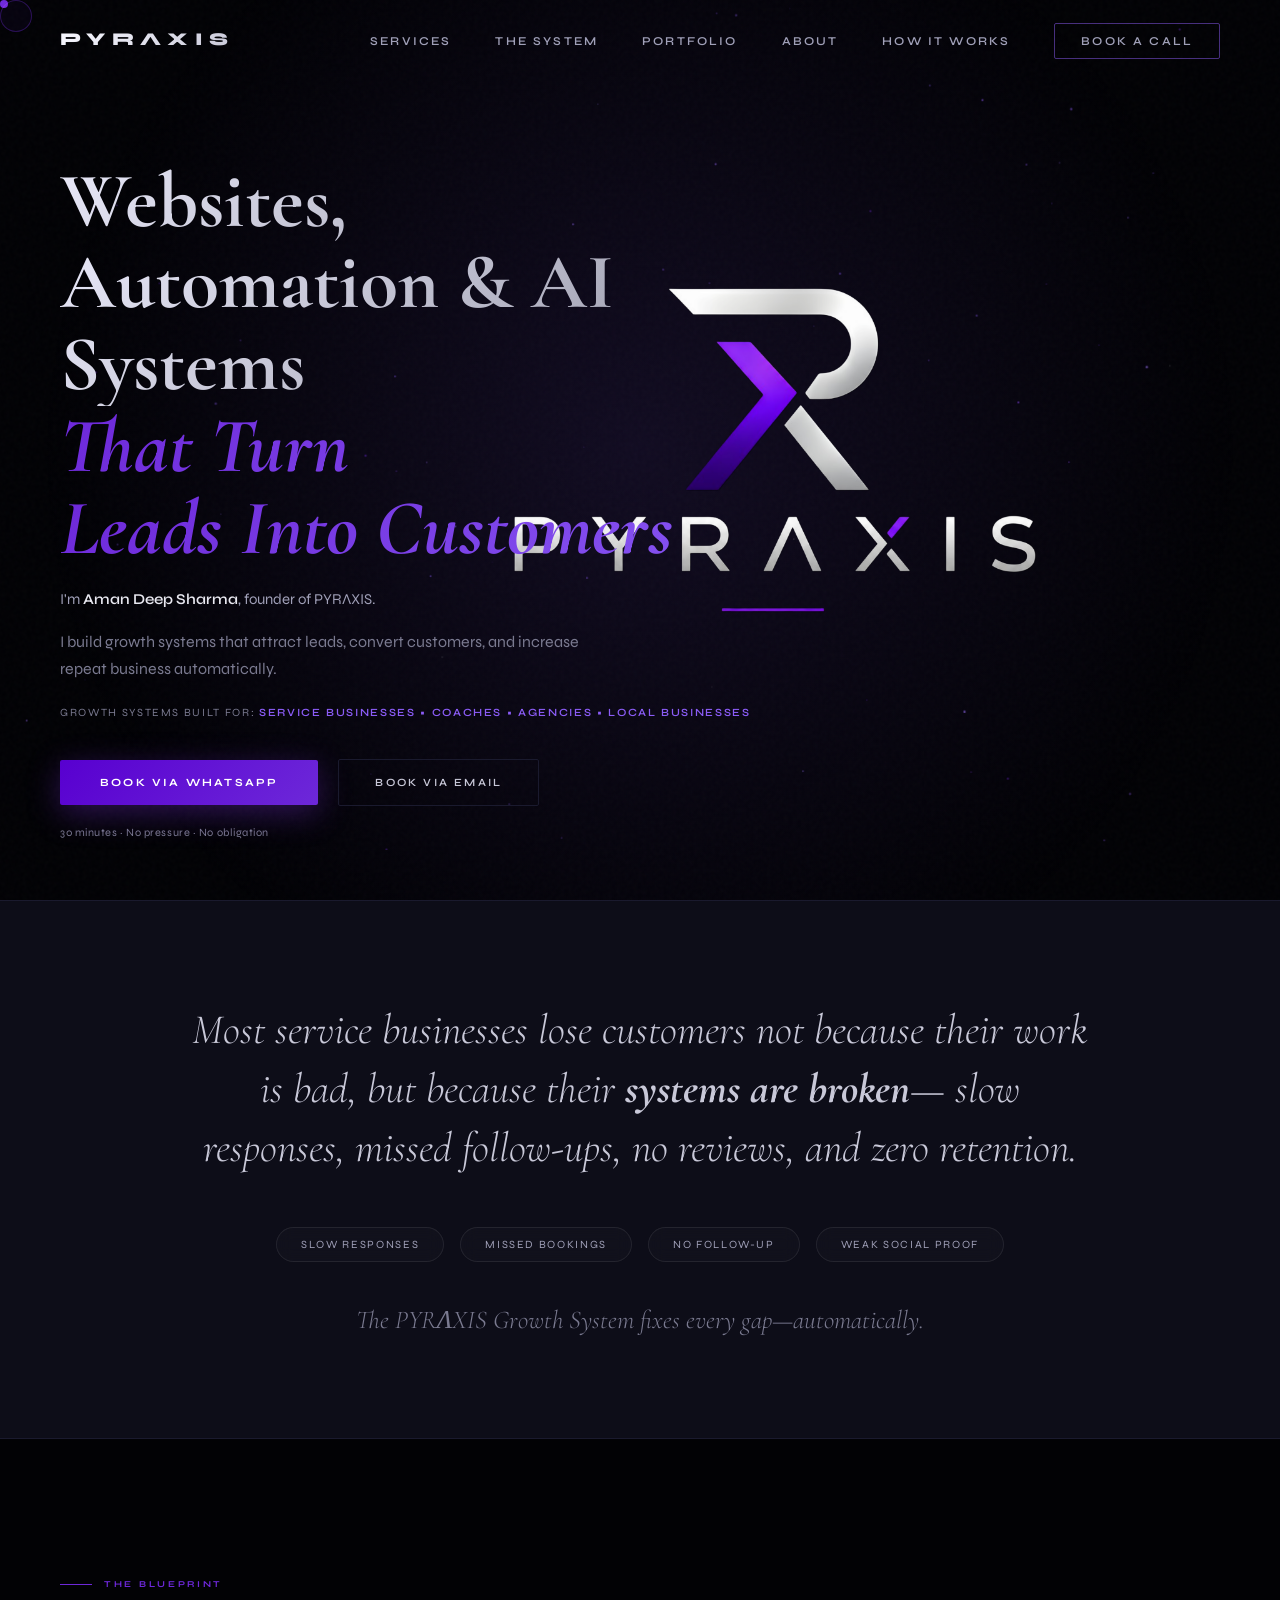
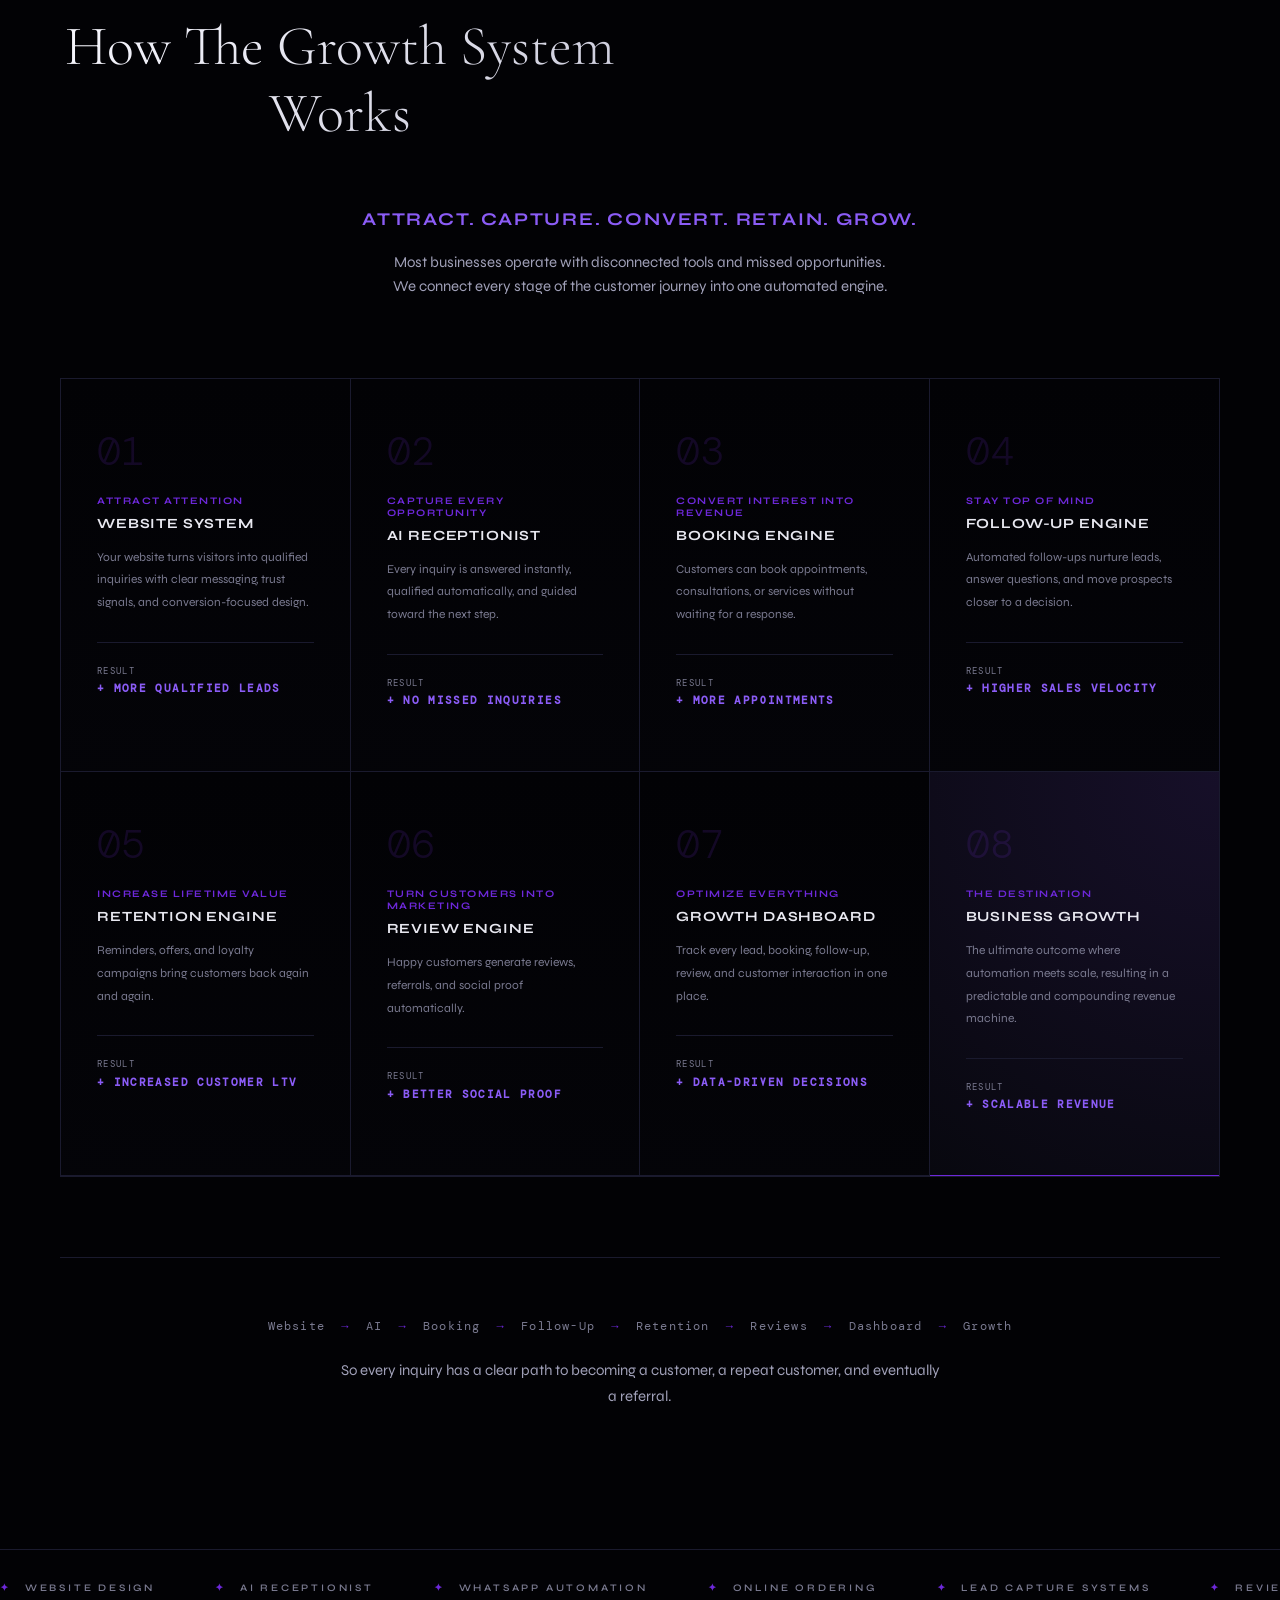
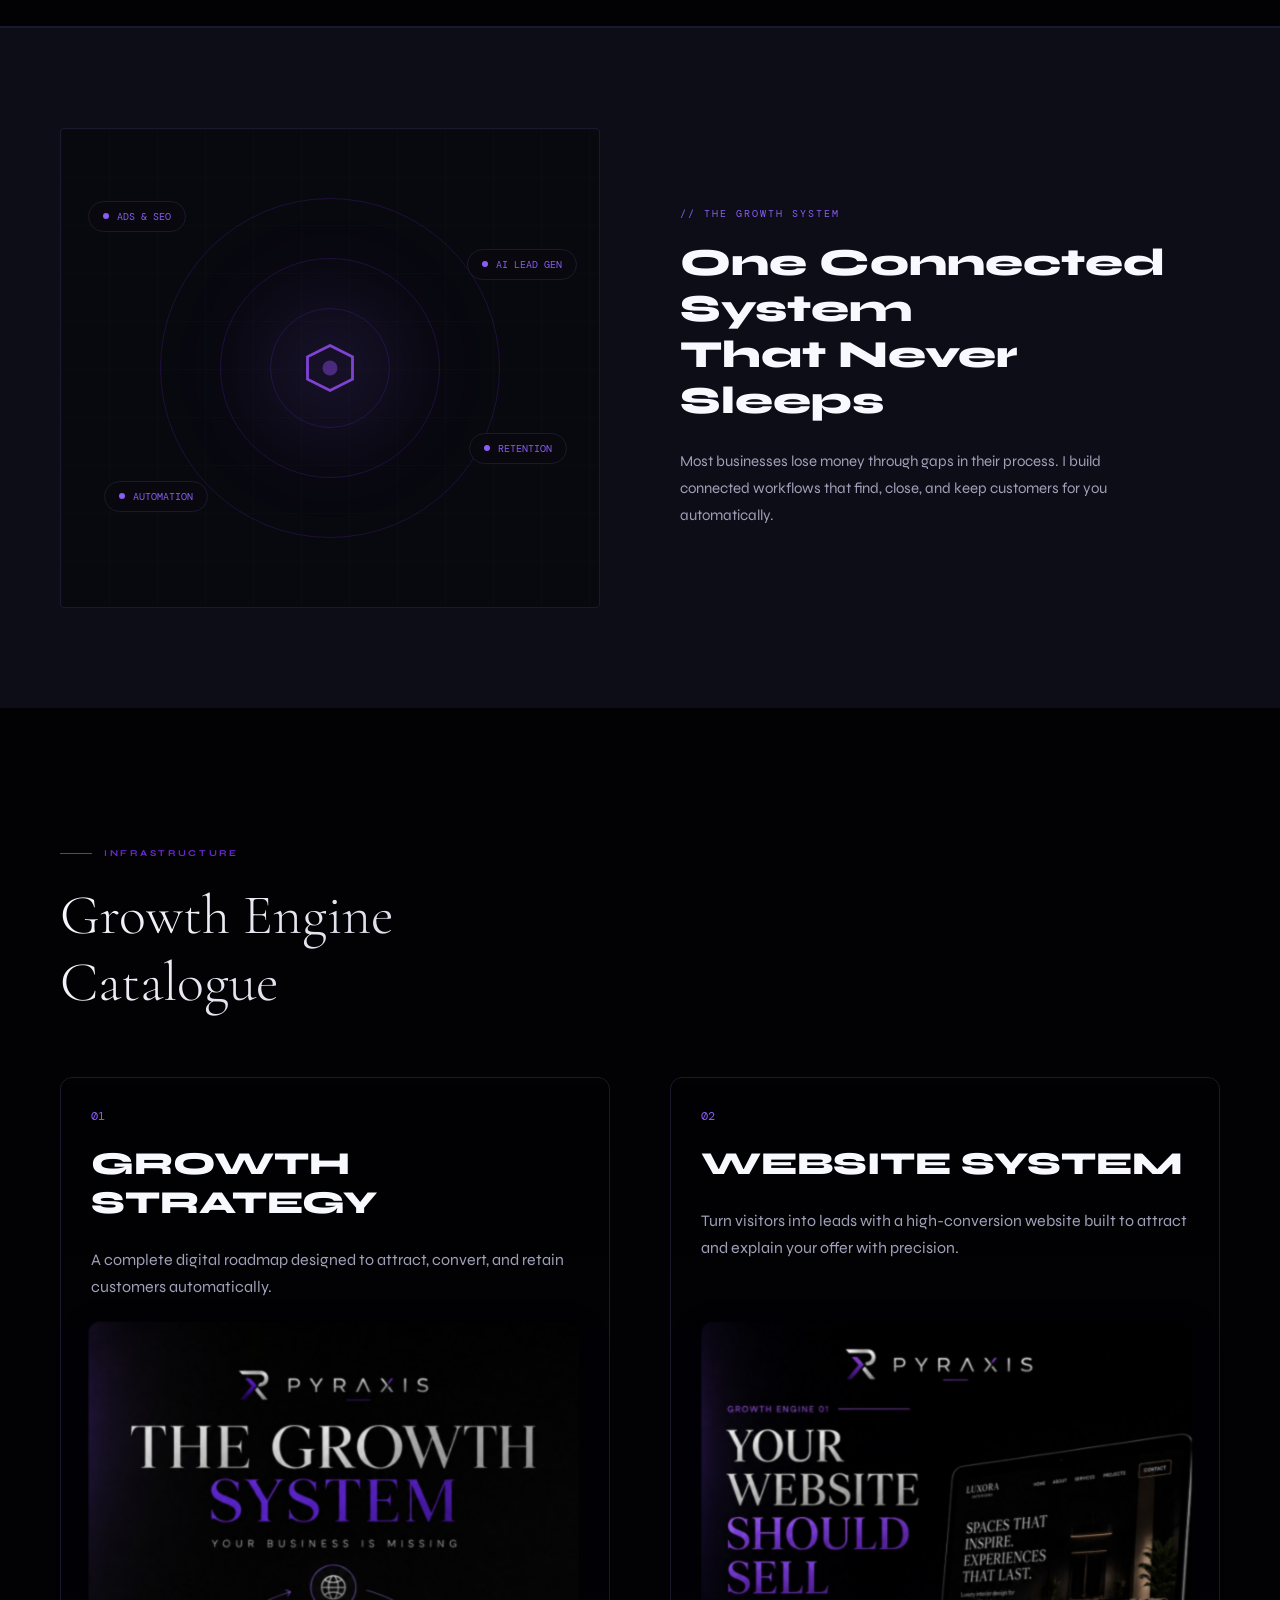
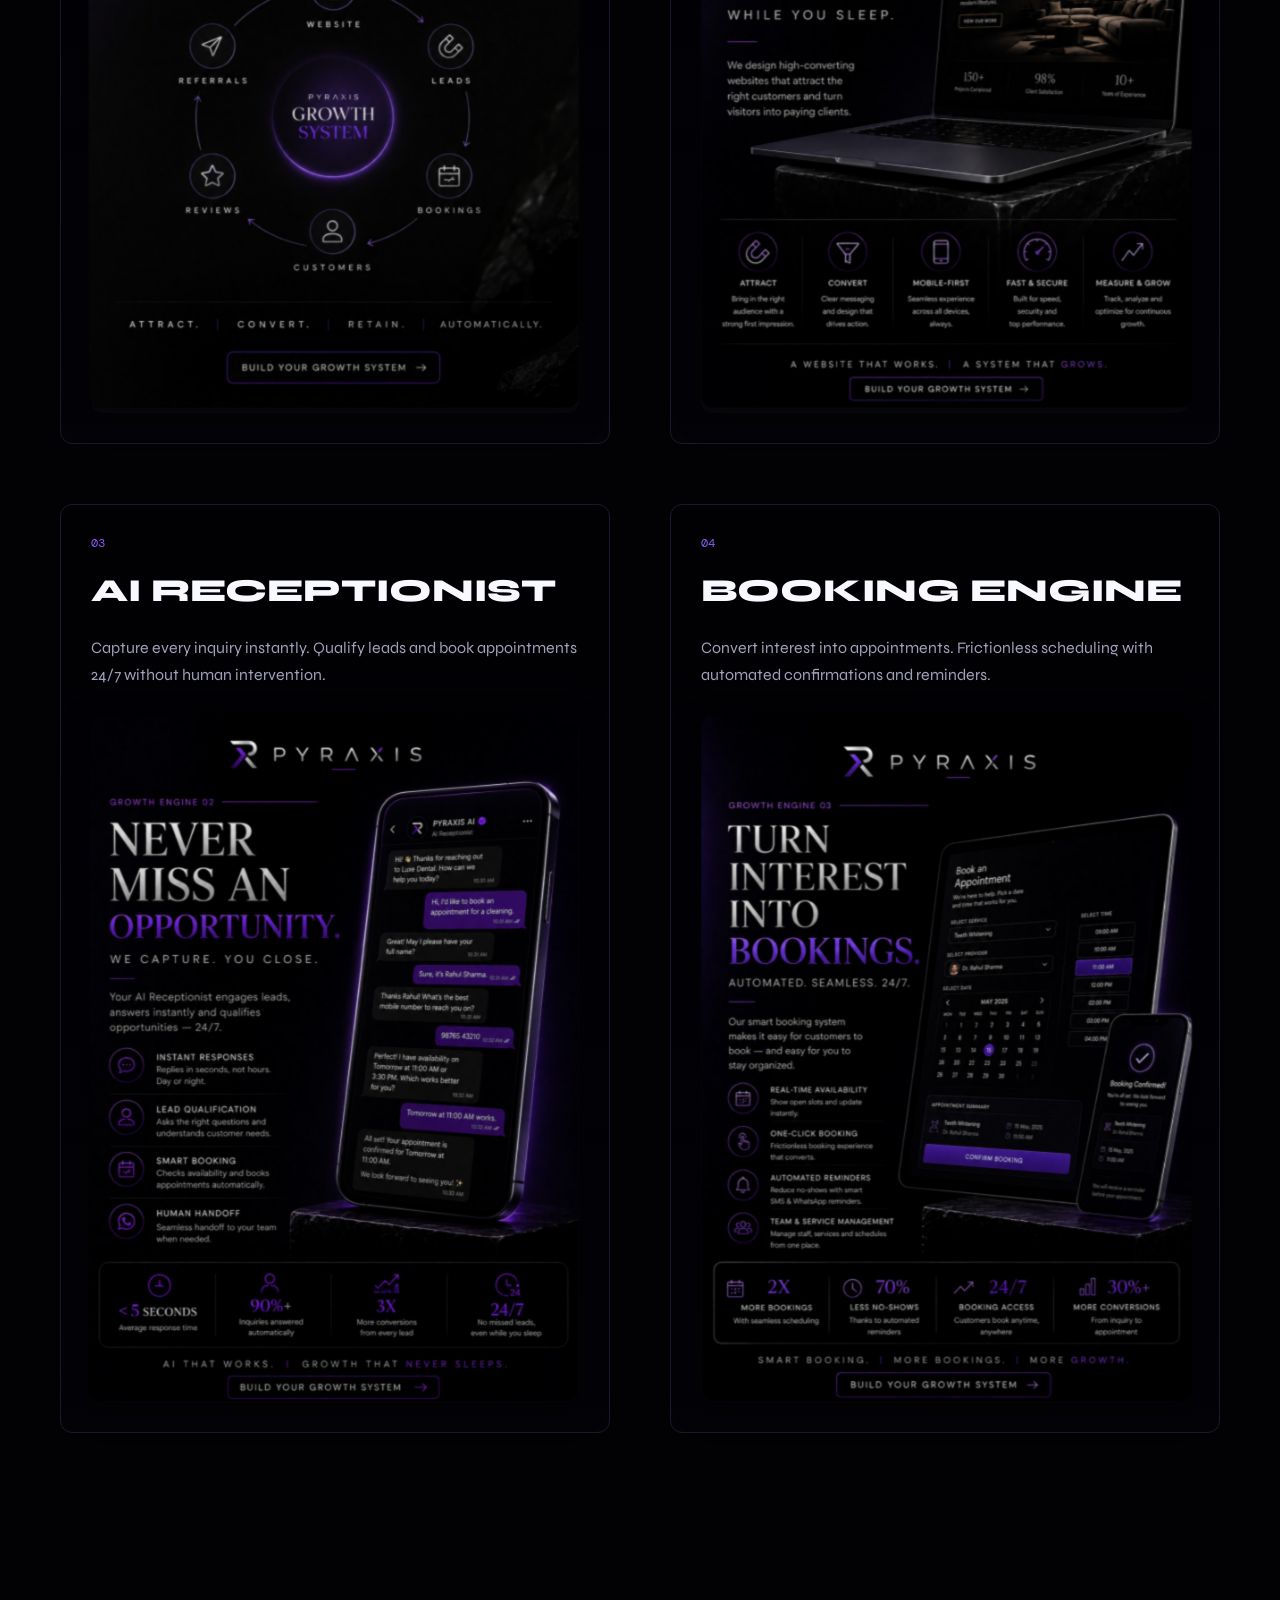
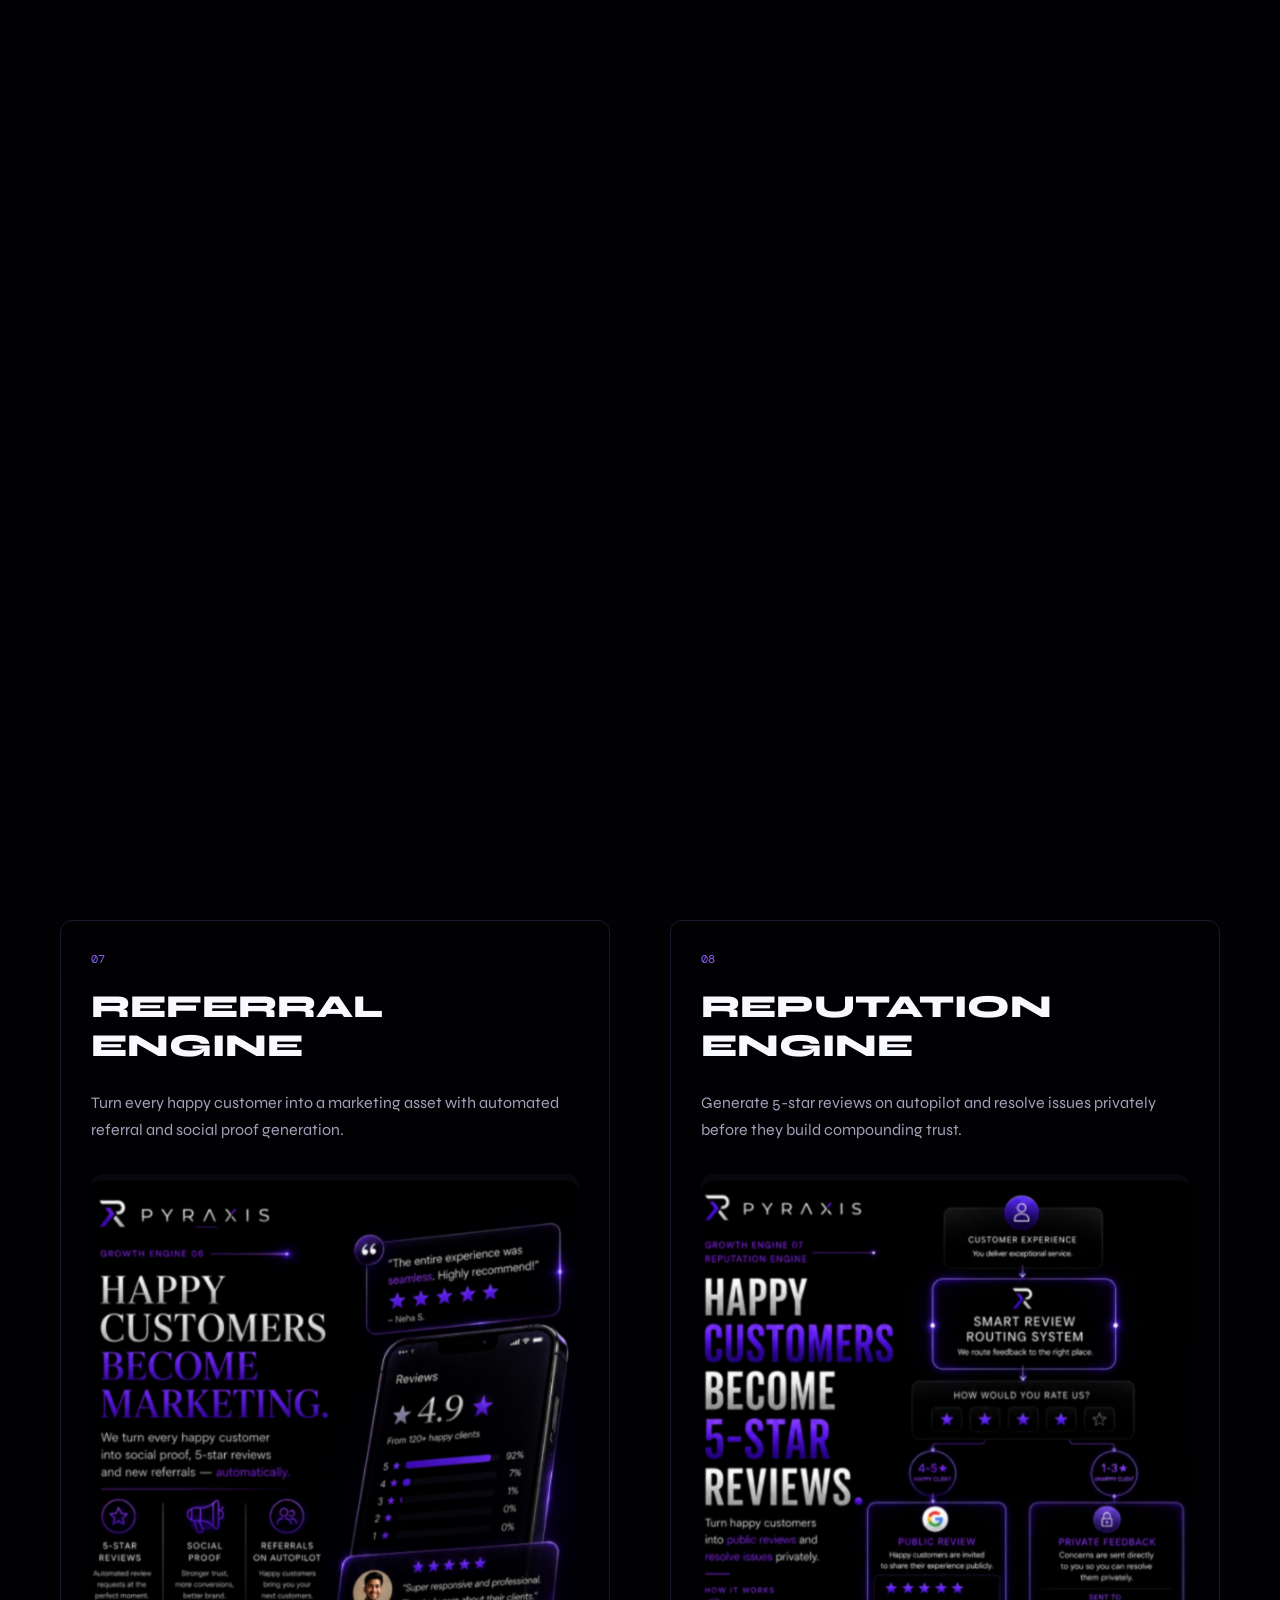
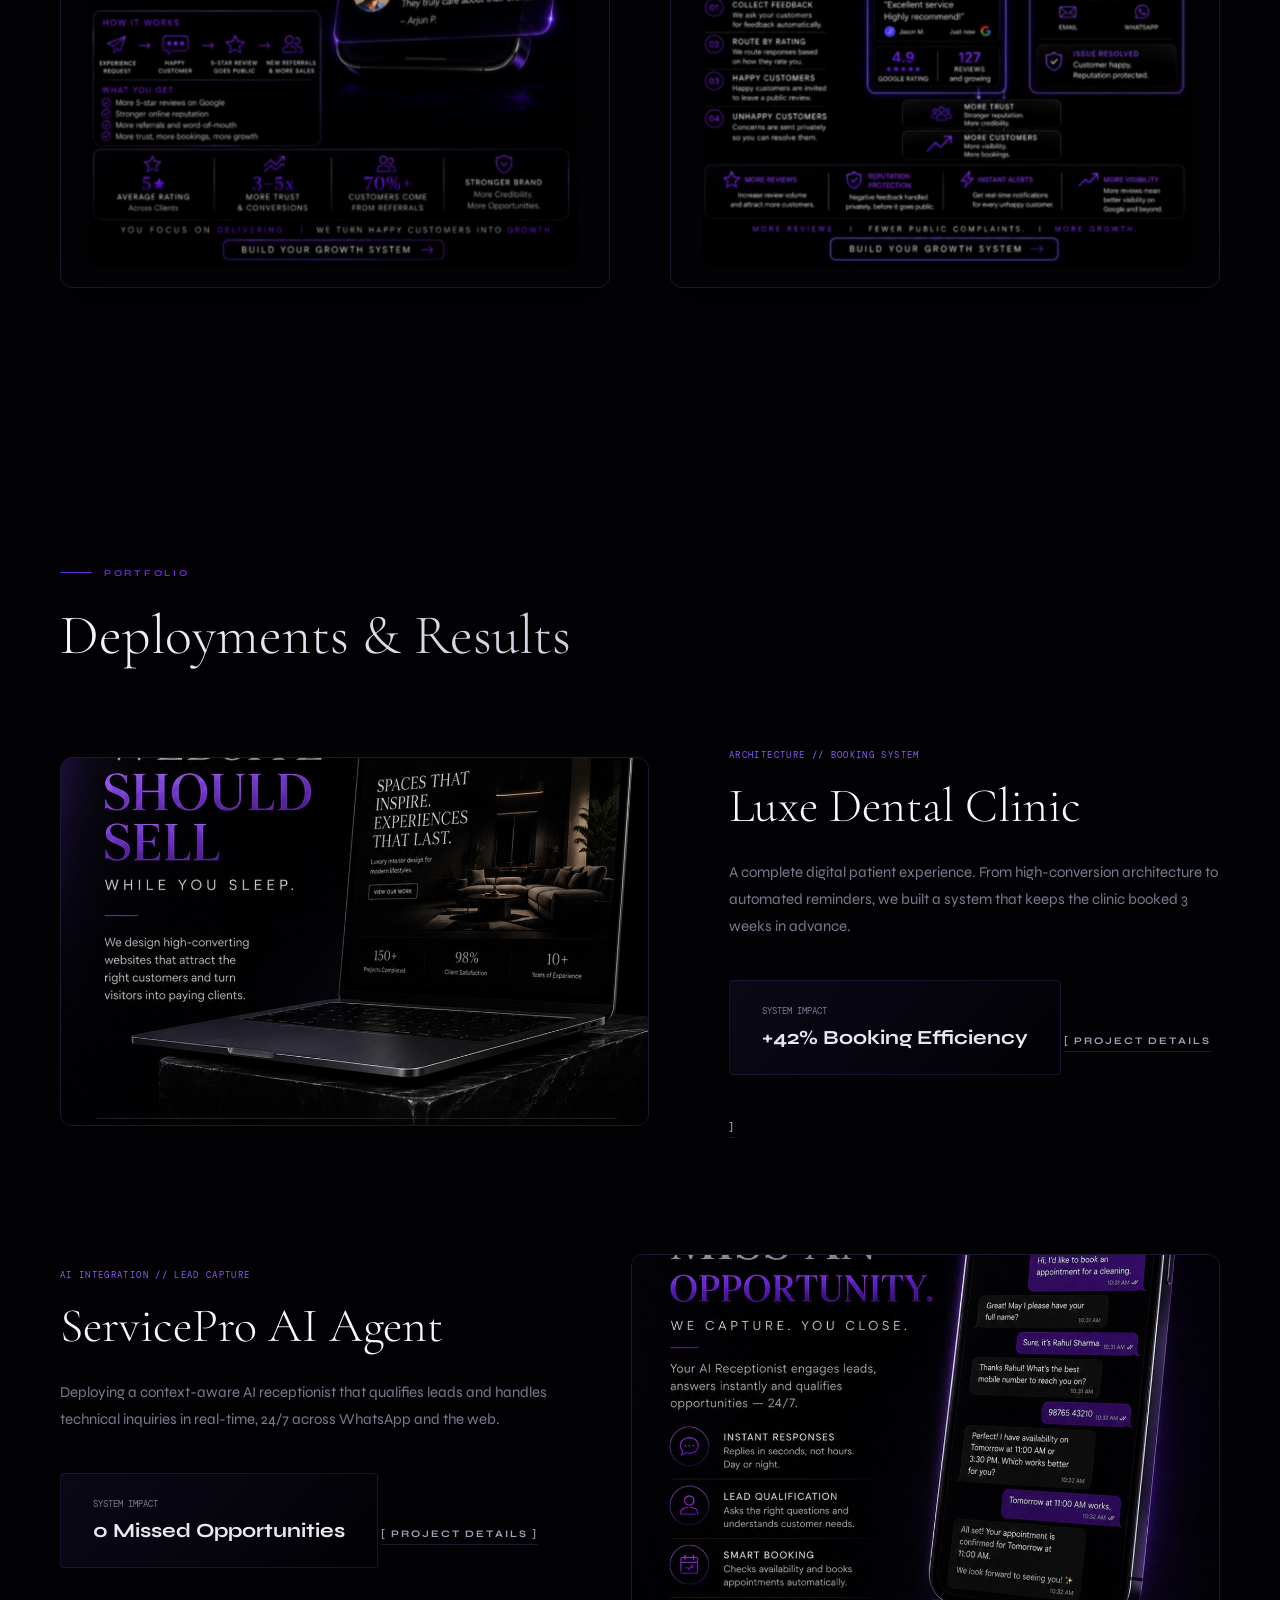
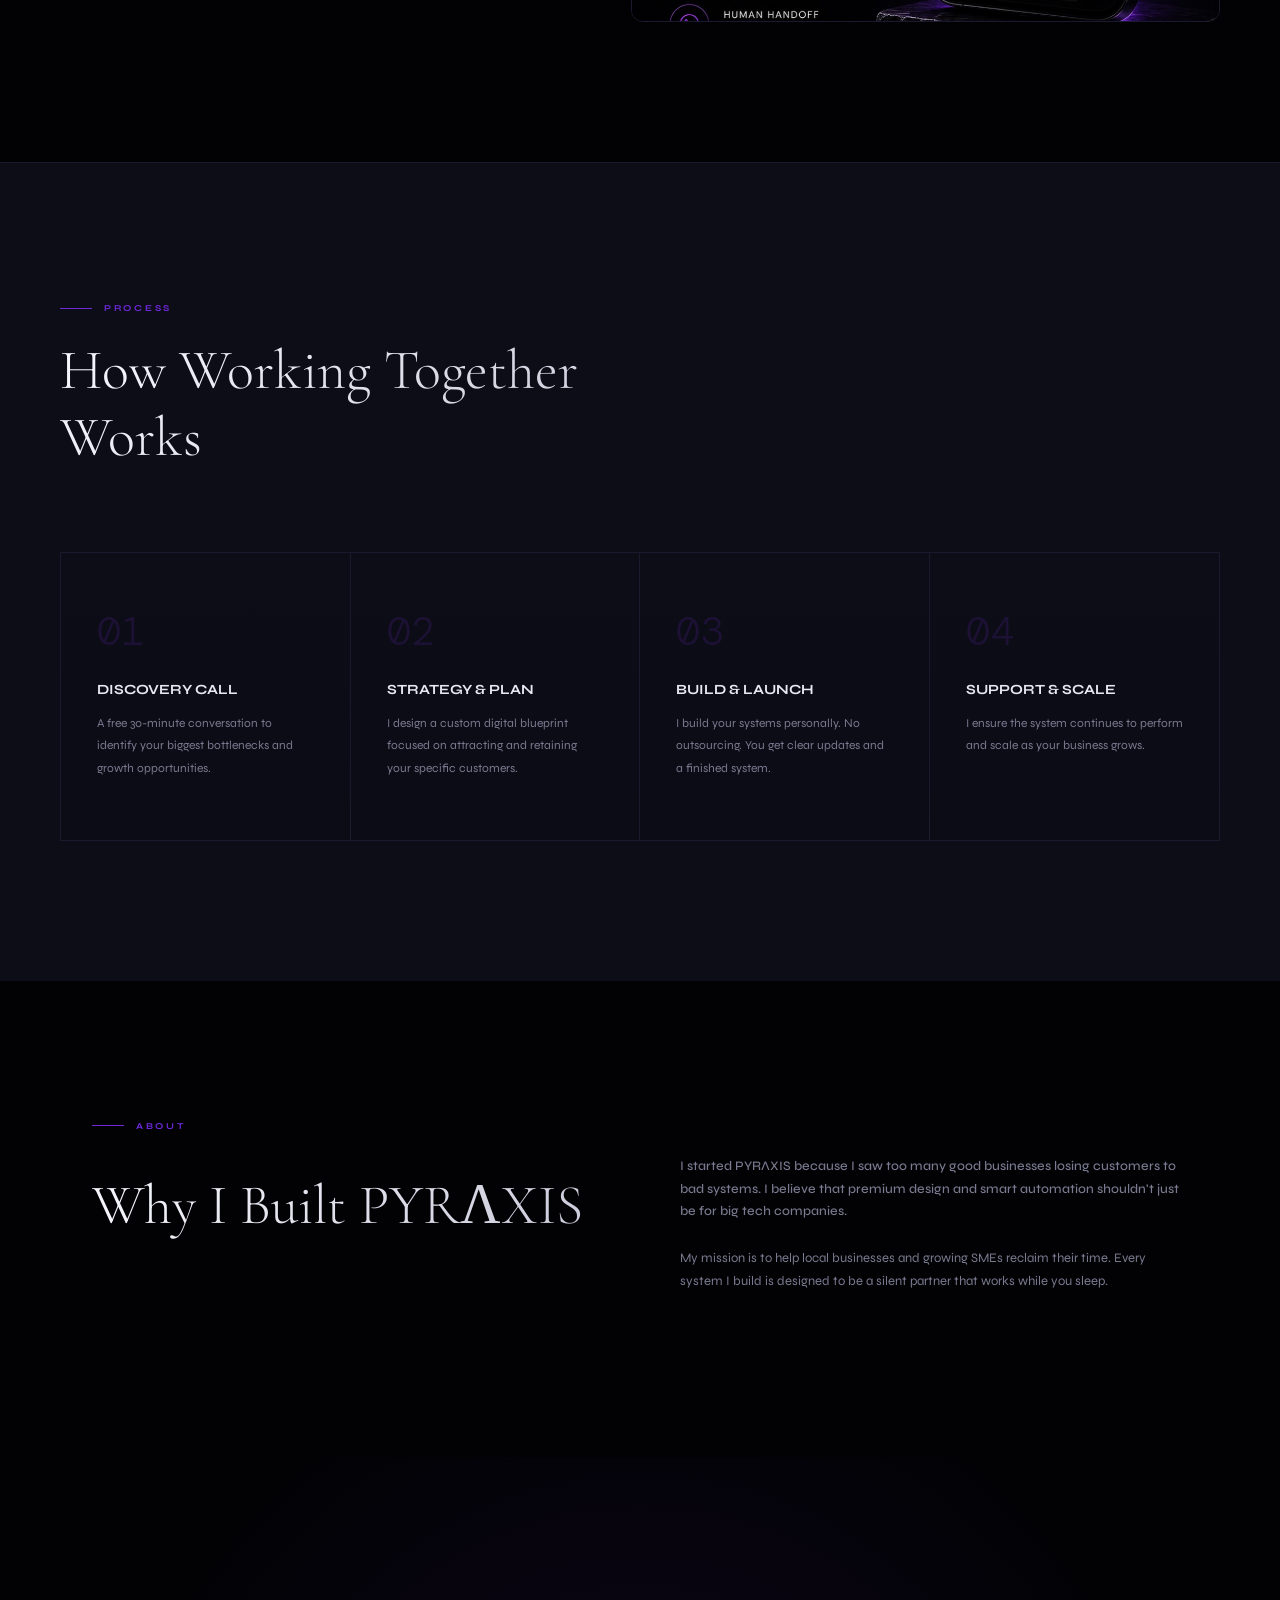
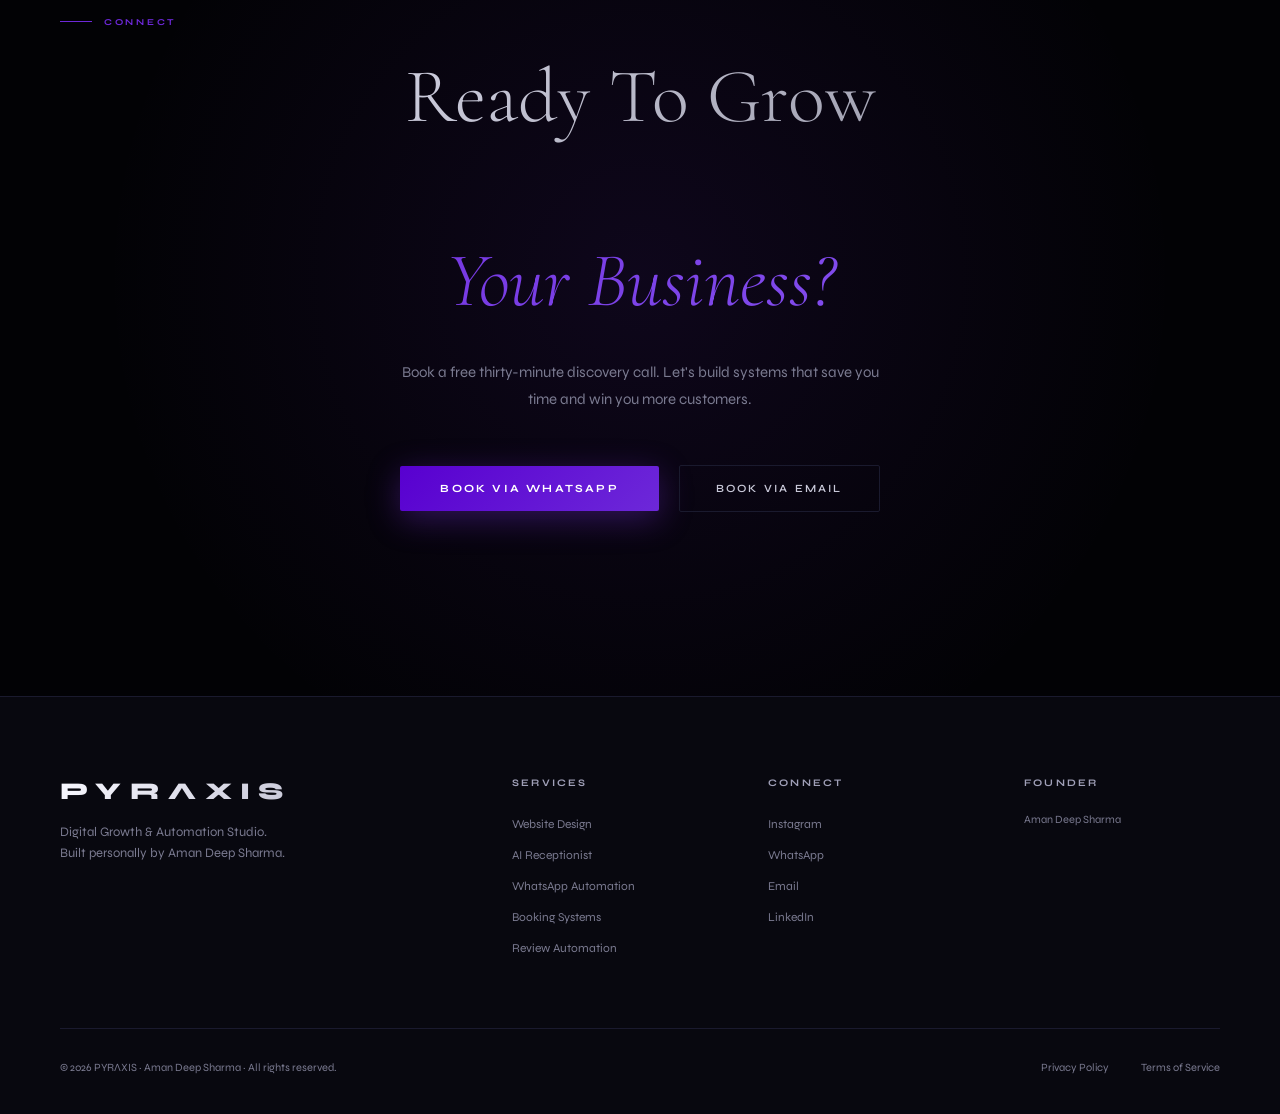
<file: index.html>
<!DOCTYPE html>
<html lang="en">
<head>
    <meta charset="UTF-8">
    <meta name="viewport" content="width=device-width, initial-scale=1.0">
    <link rel="icon" type="image/x-icon" href="pyr/logo/favicon_from_uploaded.ico">
    <title>PYRAXIS</title>
    <meta name="description" content="Websites, automation, and AI systems for growing businesses. Founded by Aman Deep Sharma.">

    <!-- Open Graph / Facebook -->
    <meta property="og:type" content="website">
    <meta property="og:title" content="PYRAXIS">
    <meta property="og:description" content="Websites, automation, and AI systems for growing businesses. Founded by Aman Deep Sharma.">
    <meta property="og:image" content="pyr/logo/Open%20Graph%20image.png">

    <!-- Twitter -->
    <meta name="twitter:card" content="summary_large_image">
    <meta name="twitter:title" content="PYRAXIS">
    <meta name="twitter:description" content="Websites, automation, and AI systems for growing businesses. Founded by Aman Deep Sharma.">
    <meta name="twitter:image" content="pyr/logo/Open%20Graph%20image.png">

    <link rel="preconnect" href="https://fonts.googleapis.com">
    <link rel="preconnect" href="https://fonts.gstatic.com" crossorigin>
    <link href="https://fonts.googleapis.com/css2?family=Cormorant+Garamond:wght@300;400;600&family=Syne:wght@400;600;700;800&family=DM+Mono:wght@300;400&display=swap" rel="stylesheet">
    <link rel="stylesheet" href="style.css">

    <!-- Analytics & Tracking -->
    <meta name="google-site-verification" content="your_actual_verification_code_here" />
    <!-- Google Analytics (GA4) -->
    <script async src="https://www.googletagmanager.com/gtag/js?id=G-XXXXXXXXXX"></script>
    <script>
        window.dataLayer = window.dataLayer || [];
        function gtag(){dataLayer.push(arguments);}
        gtag('js', new Date());
        gtag('config', 'G-XXXXXXXXXX');
    </script>
    <!-- Microsoft Clarity -->
    <script type="text/javascript">
        (function(c,l,a,r,i,t,y){
            c[a]=c[a]||function(){(c[a].q=c[a].q||[]).push(arguments)};
            t=l.createElement(r);t.async=1;t.src="https://www.clarity.ms/tag/"+i;y=l.getElementsByTagName(r)[0];y.parentNode.insertBefore(t,y);
        })(window, document, "clarity", "script", "your_clarity_project_id");
    </script>
</head>
<body>
    <div class="cursor" id="cursor"></div>
    <div class="cursor-ring" id="cursorRing"></div>

    <!-- NAV -->
    <nav id="nav">
        <a href="#" class="nav-logo">
            <span class="nav-wordmark">PYRΛXIS</span>
        </a>
        <button class="mobile-nav-toggle" aria-label="Toggle Menu">
            <div class="line"></div>
            <div class="line"></div>
            <div class="line"></div>
        </button>
        <ul class="nav-links">
            <li><a href="#services">Services</a></li>
            <li><a href="#system">The System</a></li>
            <li><a href="#work">Portfolio</a></li>
            <li><a href="#about">About</a></li>
            <li><a href="#process">How It Works</a></li>
            <li><a href="#contact" class="nav-cta">Book a Call</a></li>
        </ul>
    </nav>

    <main>

    <!-- HERO -->
    <section class="hero" id="heroSection">
        <div class="hero-background">
            <div class="background-layer layer-noise" data-speed="0.01"></div>
            <div class="background-layer layer-glow" data-speed="0.02"></div>
            <div class="layer-hero-image">
                <canvas id="logoErosionCanvas"></canvas>
            </div>
            <canvas class="background-layer layer-particles" id="particlesCanvas" data-speed="0.04"></canvas>
        </div>
        <div class="hero-content">
            <h1 class="hero-headline">
                <span class="headline-silver">Websites,</span>
                <span class="headline-silver">Automation & AI Systems</span>
                <span class="headline-accent">That Turn</span>
                <span class="headline-accent">Leads Into Customers</span>
            </h1>
            <p class="hero-founder-line">
                I'm <strong>Aman Deep Sharma</strong>, founder of PYRΛXIS.
            </p>
            <p class="hero-subtext">
                I build growth systems that attract leads, convert customers, and increase repeat business automatically.
            </p>
            <p class="hero-trust-indicator">
                Growth Systems Built For: <span>Service Businesses • Coaches • Agencies • Local Businesses</span>
            </p>
            <div class="hero-actions">
                <a href="https://wa.me/919837104413" class="btn-primary">Book via WhatsApp</a>
                <a href="https://mail.google.com/mail/?view=cm&fs=1&to=thepyraxis@gmail.com" class="btn-secondary" target="_blank">Book via Email</a>
            </div>
            <p class="hero-microcopy">30 minutes · No pressure · No obligation</p>
        </div>
    </section>

    <!-- PROBLEM BAR -->
    <section class="problem-bar">
        <div class="problem-inner">
            <p class="problem-statement reveal">
                Most service businesses lose customers not because their work is bad, 
                but because their <strong>systems are broken</strong>— 
                slow responses, missed follow-ups, no reviews, and zero retention.
            </p>
            <div class="problem-pills">
                <span class="pill reveal reveal-delay-1">Slow Responses</span>
                <span class="pill reveal reveal-delay-2">Missed Bookings</span>
                <span class="pill reveal reveal-delay-3">No Follow-Up</span>
                <span class="pill reveal reveal-delay-4">Weak Social Proof</span>
            </div>
            <p class="problem-statement reveal" style="font-size:clamp(18px,2vw,28px); color: var(--silver-500); margin-top: 40px;">
                The PYRΛXIS Growth System fixes every gap—automatically.
            </p>
        </div>
    </section>

    <!-- SYSTEM FLOW -->
    <section class="system-path-section" id="system">
        <div class="section-label reveal">The Blueprint</div>
        <h2 class="section-title reveal">How The Growth System Works</h2>

        <div class="system-intro reveal">
            <p class="system-keywords">Attract. Capture. Convert. Retain. Grow.</p>
            <p class="system-brief">
                Most businesses operate with disconnected tools and missed opportunities.<br>
                We connect every stage of the customer journey into one automated engine.
            </p>
        </div>

        <div class="system-grid reveal reveal-delay-1">
            <div class="system-step reveal">
                <div class="system-step-num">01</div>
                <div class="system-step-tag">Attract Attention</div>
                <div class="system-step-name">Website System</div>
                <div class="system-step-desc">Your website turns visitors into qualified inquiries with clear messaging, trust signals, and conversion-focused design.</div>
                <div class="system-step-result">RESULT<br><span>+ More Qualified Leads</span></div>
            </div>
            <div class="system-step reveal">
                <div class="system-step-num">02</div>
                <div class="system-step-tag">Capture Every Opportunity</div>
                <div class="system-step-name">AI Receptionist</div>
                <div class="system-step-desc">Every inquiry is answered instantly, qualified automatically, and guided toward the next step.</div>
                <div class="system-step-result">RESULT<br><span>+ No Missed Inquiries</span></div>
            </div>
            <div class="system-step reveal">
                <div class="system-step-num">03</div>
                <div class="system-step-tag">Convert Interest Into Revenue</div>
                <div class="system-step-name">Booking Engine</div>
                <div class="system-step-desc">Customers can book appointments, consultations, or services without waiting for a response.</div>
                <div class="system-step-result">RESULT<br><span>+ More Appointments</span></div>
            </div>
            <div class="system-step reveal">
                <div class="system-step-num">04</div>
                <div class="system-step-tag">Stay Top Of Mind</div>
                <div class="system-step-name">Follow-Up Engine</div>
                <div class="system-step-desc">Automated follow-ups nurture leads, answer questions, and move prospects closer to a decision.</div>
                <div class="system-step-result">RESULT<br><span>+ Higher Sales Velocity</span></div>
            </div>
            <div class="system-step reveal">
                <div class="system-step-num">05</div>
                <div class="system-step-tag">Increase Lifetime Value</div>
                <div class="system-step-name">Retention Engine</div>
                <div class="system-step-desc">Reminders, offers, and loyalty campaigns bring customers back again and again.</div>
                <div class="system-step-result">RESULT<br><span>+ Increased Customer LTV</span></div>
            </div>
            <div class="system-step reveal">
                <div class="system-step-num">06</div>
                <div class="system-step-tag">Turn Customers Into Marketing</div>
                <div class="system-step-name">Review Engine</div>
                <div class="system-step-desc">Happy customers generate reviews, referrals, and social proof automatically.</div>
                <div class="system-step-result">RESULT<br><span>+ Better Social Proof</span></div>
            </div>
            <div class="system-step reveal">
                <div class="system-step-num">07</div>
                <div class="system-step-tag">Optimize Everything</div>
                <div class="system-step-name">Growth Dashboard</div>
                <div class="system-step-desc">Track every lead, booking, follow-up, review, and customer interaction in one place.</div>
                <div class="system-step-result">RESULT<br><span>+ Data-Driven Decisions</span></div>
            </div>
            <div class="system-step reveal system-final">
                <div class="system-step-num">08</div>
                <div class="system-step-tag">The Destination</div>
                <div class="system-step-name">Business Growth</div>
                <div class="system-step-desc">The ultimate outcome where automation meets scale, resulting in a predictable and compounding revenue machine.</div>
                <div class="system-step-result">RESULT<br><span>+ Scalable Revenue</span></div>
            </div>
        </div>

        <div class="system-footer reveal">
            <p class="system-chain">
                Website <span>→</span> AI <span>→</span> Booking <span>→</span> Follow-Up <span>→</span> Retention <span>→</span> Reviews <span>→</span> Dashboard <span>→</span> Growth
            </p>
            <p class="system-conclusion">
                So every inquiry has a clear path to becoming a customer, a repeat customer, and eventually a referral.
            </p>
        </div>
    </section>

    <!-- MARQUEE -->
    <div class="marquee-section">
        <div class="marquee-track" id="marqueeTrack">
            <span class="marquee-item"><span>✦</span> Website Design</span>
            <span class="marquee-item"><span>✦</span> AI Receptionist</span>
            <span class="marquee-item"><span>✦</span> WhatsApp Automation</span>
            <span class="marquee-item"><span>✦</span> Online Ordering</span>
            <span class="marquee-item"><span>✦</span> Lead Capture Systems</span>
            <span class="marquee-item"><span>✦</span> Review Automation</span>
            <span class="marquee-item"><span>✦</span> Customer Follow-Up</span>
            <span class="marquee-item"><span>✦</span> Booking Automation</span>
            <!-- Duplicate for seamless loop -->
            <span class="marquee-item"><span>✦</span> Website Design</span>
            <span class="marquee-item"><span>✦</span> AI Receptionist</span>
            <span class="marquee-item"><span>✦</span> WhatsApp Automation</span>
            <span class="marquee-item"><span>✦</span> Online Ordering</span>
            <span class="marquee-item"><span>✦</span> Lead Capture Systems</span>
            <span class="marquee-item"><span>✦</span> Review Automation</span>
            <span class="marquee-item"><span>✦</span> Customer Follow-Up</span>
            <span class="marquee-item"><span>✦</span> Booking Automation</span>
        </div>
    </div>

    <!-- THE GROWTH SYSTEM -->
    <section class="feature-strip" id="platform">
        <div class="feature-visual reveal">
            <div class="feature-box-outer">
                <div class="feature-bg"></div>
                <div class="feature-grid-lines"></div>
                <div class="feature-center-glow"></div>
                <div class="feature-ring ring-1"></div>
                <div class="feature-ring ring-2"></div>
                <div class="feature-ring ring-3"></div>
                <div class="feature-center-icon">
                    <svg viewBox="0 0 32 32" fill="none">
                        <path d="M16 4 L28 10 L28 22 L16 28 L4 22 L4 10 Z" stroke="rgba(155,79,255,0.8)" stroke-width="1.5" fill="none"/>
                        <circle cx="16" cy="16" r="4" fill="rgba(155,79,255,0.4)"/>
                    </svg>
                </div>
                <div class="data-points">
                    <div class="data-point dp-1"><span class="dp-dot"></span>ADS & SEO</div>
                    <div class="data-point dp-2"><span class="dp-dot"></span>AI LEAD GEN</div>
                    <div class="data-point dp-3"><span class="dp-dot"></span>AUTOMATION</div>
                    <div class="data-point dp-4"><span class="dp-dot"></span>RETENTION</div>
                </div>
            </div>
        </div>
        <div class="feature-text reveal reveal-delay-2">
            <div class="feature-tag">// THE GROWTH SYSTEM</div>
            <h3 class="feature-title">One Connected System<br>That Never Sleeps</h3>
            <p class="feature-body">
                Most businesses lose money through gaps in their process. I build connected workflows that find, close, and keep customers for you automatically.
            </p>
        </div>
    </section>

    <!-- SERVICE CATALOGUE: THE GROWTH STAGES -->
    <section class="services" id="services">
        <div class="section-label reveal">Infrastructure</div>
        <h2 class="section-title reveal">Growth Engine Catalogue</h2>

        <div class="engine-stages-container">
            <!-- 01 GROWTH STRATEGY -->
            <a href="#contact" class="engine-stage reveal">
                <div class="stage-content">
                    <span class="stage-num">01</span>
                    <h3 class="stage-title">Growth Strategy</h3>
                    <p class="stage-desc">A complete digital roadmap designed to attract, convert, and retain customers automatically.</p>
                </div>
                <div class="stage-visual">
                    <img src="pyr/catalogue/1000048952.webp" alt="Growth System Overview" loading="lazy">
                </div>
            </a>

            <!-- 02 WEBSITE SYSTEM -->
            <a href="#contact" class="engine-stage reveal">
                <div class="stage-content">
                    <span class="stage-num">02</span>
                    <h3 class="stage-title">Website System</h3>
                    <p class="stage-desc">Turn visitors into leads with a high-conversion website built to attract and explain your offer with precision.</p>
                </div>
                <div class="stage-visual">
                    <img src="pyr/catalogue/1000048953.webp" alt="Website Growth Engine" loading="lazy">
                </div>
            </a>

            <!-- 03 AI RECEPTIONIST -->
            <a href="#contact" class="engine-stage reveal">
                <div class="stage-content">
                    <span class="stage-num">03</span>
                    <h3 class="stage-title">AI Receptionist</h3>
                    <p class="stage-desc">Capture every inquiry instantly. Qualify leads and book appointments 24/7 without human intervention.</p>
                </div>
                <div class="stage-visual">
                    <img src="pyr/catalogue/1000048954.webp" alt="AI Receptionist" loading="lazy">
                </div>
            </a>

            <!-- 04 BOOKING ENGINE -->
            <a href="#contact" class="engine-stage reveal">
                <div class="stage-content">
                    <span class="stage-num">04</span>
                    <h3 class="stage-title">Booking Engine</h3>
                    <p class="stage-desc">Convert interest into appointments. Frictionless scheduling with automated confirmations and reminders.</p>
                </div>
                <div class="stage-visual">
                    <img src="pyr/catalogue/1000048955.webp" alt="Booking System" loading="lazy">
                </div>
            </a>

            <!-- 05 FOLLOW-UP ENGINE -->
            <a href="#contact" class="engine-stage reveal">
                <div class="stage-content">
                    <span class="stage-num">05</span>
                    <h3 class="stage-title">Follow-Up Engine</h3>
                    <p class="stage-desc">Automated WhatsApp and email sequences that nurture leads and stay top-of-mind until the deal is closed.</p>
                </div>
                <div class="stage-visual">
                    <img src="pyr/catalogue/1000048956.webp" alt="WhatsApp Follow-up" loading="lazy">
                </div>
            </a>

            <!-- 06 RETENTION ENGINE -->
            <a href="#contact" class="engine-stage reveal">
                <div class="stage-content">
                    <span class="stage-num">06</span>
                    <h3 class="stage-title">Retention Engine</h3>
                    <p class="stage-desc">Bring customers back with automated win-back campaigns and loyalty triggers designed to increase LTV.</p>
                </div>
                <div class="stage-visual">
                    <img src="pyr/catalogue/1000048960.webp" alt="Retention Engine" loading="lazy">
                </div>
            </a>

            <!-- 07 REFERRAL ENGINE -->
            <a href="#contact" class="engine-stage reveal">
                <div class="stage-content">
                    <span class="stage-num">07</span>
                    <h3 class="stage-title">Referral Engine</h3>
                    <p class="stage-desc">Turn every happy customer into a marketing asset with automated referral and social proof generation.</p>
                </div>
                <div class="stage-visual">
                    <img src="pyr/catalogue/1000048957.webp" alt="Lead Capture & Referrals" loading="lazy">
                </div>
            </a>

            <!-- 08 REPUTATION ENGINE -->
            <a href="#contact" class="engine-stage reveal">
                <div class="stage-content">
                    <span class="stage-num">08</span>
                    <h3 class="stage-title">Reputation Engine</h3>
                    <p class="stage-desc">Generate 5-star reviews on autopilot and resolve issues privately before they build compounding trust.</p>
                </div>
                <div class="stage-visual">
                    <img src="pyr/catalogue/1000048963.webp" alt="Review & Reputation Engine" loading="lazy">
                </div>
            </a>

        </div>
    </section>

    <!-- PORTFOLIO / PROJECTS -->
    <section class="portfolio-section" id="work">
        <div class="section-label reveal">Portfolio</div>
        <h2 class="section-title reveal">Deployments & Results</h2>
        <div class="portfolio-grid">
            <div class="portfolio-card reveal">
                <div class="port-visual">
                    <img src="pyr/catalogue/1000048953.webp" alt="Luxe Dental Project" loading="lazy">
                </div>
                <div class="port-content">
                    <span class="port-category">Architecture // Booking System</span>
                    <h3 class="port-title">Luxe Dental Clinic</h3>
                    <p class="port-desc">A complete digital patient experience. From high-conversion architecture to automated reminders, we built a system that keeps the clinic booked 3 weeks in advance.</p>
                    <div class="port-result">
                        <span class="port-result-label">System Impact</span>
                        <span class="port-result-val">+42% Booking Efficiency</span>
                    </div>
                    <a href="#contact" class="port-link">[ Project Details ]</a>
                </div>
            </div>

            <div class="portfolio-card reveal">
                <div class="port-visual">
                    <img src="pyr/catalogue/1000048954.webp" alt="AI Project" loading="lazy">
                </div>
                <div class="port-content">
                    <span class="port-category">AI Integration // Lead Capture</span>
                    <h3 class="port-title">ServicePro AI Agent</h3>
                    <p class="port-desc">Deploying a context-aware AI receptionist that qualifies leads and handles technical inquiries in real-time, 24/7 across WhatsApp and the web.</p>
                    <div class="port-result">
                        <span class="port-result-label">System Impact</span>
                        <span class="port-result-val">0 Missed Opportunities</span>
                    </div>
                    <a href="#contact" class="port-link">[ Project Details ]</a>
                </div>
            </div>
        </div>
    </section>

    <!-- PROCESS -->
    <section class="process" id="process">
        <div class="section-label reveal">Process</div>
        <h2 class="section-title reveal">How Working Together Works</h2>
        <div class="process-grid">
            <div class="process-step reveal">
                <div class="step-num">01</div>
                <div class="step-name">Discovery Call</div>
                <div class="step-desc">A free 30-minute conversation to identify your biggest bottlenecks and growth opportunities.</div>
            </div>
            <div class="process-step reveal reveal-delay-1">
                <div class="step-num">02</div>
                <div class="step-name">Strategy & Plan</div>
                <div class="step-desc">I design a custom digital blueprint focused on attracting and retaining your specific customers.</div>
            </div>
            <div class="process-step reveal reveal-delay-2">
                <div class="step-num">03</div>
                <div class="step-name">Build & Launch</div>
                <div class="step-desc">I build your systems personally. No outsourcing. You get clear updates and a finished system.</div>
            </div>
            <div class="process-step reveal reveal-delay-3">
                <div class="step-num">04</div>
                <div class="step-name">Support & Scale</div>
                <div class="step-desc">I ensure the system continues to perform and scale as your business grows.</div>
            </div>
        </div>
    </section>

    <!-- ABOUT -->
    <section class="about" id="about">
        <div class="container">
            <div class="section-label reveal">About</div>
            <div class="about-grid">
                <div class="about-header reveal">
                    <h2 class="section-title">Why I Built PYRΛXIS</h2>
                </div>
                <div class="about-content reveal reveal-delay-1">
                    <p class="about-text about-highlight">
                        I started PYRΛXIS because I saw too many good businesses losing customers to bad systems. I believe that premium design and smart automation shouldn't just be for big tech companies.
                    </p>
                    <p class="about-text">
                        My mission is to help local businesses and growing SMEs reclaim their time. Every system I build is designed to be a silent partner that works while you sleep.
                    </p>
                </div>
            </div>
        </div>
    </section>

    <!-- CTA SECTION -->
    <section class="cta-section" id="contact">
        <div class="cta-bg"></div>
        <div class="section-label reveal">Connect</div>
        <h2 class="cta-title reveal reveal-delay-1">
            <span class="headline-silver">Ready To Grow</span><br>
            <span class="headline-accent">Your Business?</span>
        </h2>
        <p class="cta-sub reveal reveal-delay-2">
            Book a free thirty-minute discovery call. Let's build systems that save you time and win you more customers.
        </p>
        <div class="cta-actions reveal reveal-delay-3">
            <div class="hero-actions" style="justify-content: center; margin-bottom: 24px;">
                <a href="https://wa.me/919837104413" class="btn-primary">Book via WhatsApp</a>
                <a href="https://mail.google.com/mail/?view=cm&fs=1&to=thepyraxis@gmail.com" class="btn-secondary" target="_blank">Book via Email</a>
            </div>
        </div>
    </section>

    </main>

    <!-- FOOTER -->
    <footer>
        <div class="footer-top">
            <div class="footer-brand">
                <span class="nav-wordmark">PYRΛXIS</span>
                <p class="footer-tagline">Digital Growth & Automation Studio.<br>Built personally by Aman Deep Sharma.</p>
            </div>
            <div>
                <div class="footer-col-title">Services</div>
                <ul class="footer-links">
                    <li><a href="#services">Website Design</a></li>
                    <li><a href="#services">AI Receptionist</a></li>
                    <li><a href="#services">WhatsApp Automation</a></li>
                    <li><a href="#services">Booking Systems</a></li>
                    <li><a href="#services">Review Automation</a></li>
                </ul>
            </div>
            <div>
                <div class="footer-col-title">Connect</div>
                <ul class="footer-links">
                    <li><a href="https://instagram.com/thepyraxis" target="_blank">Instagram</a></li>
                    <li><a href="https://wa.me/919837104413" target="_blank">WhatsApp</a></li>
                    <li><a href="https://mail.google.com/mail/?view=cm&fs=1&to=thepyraxis@gmail.com" target="_blank">Email</a></li>
                    <li><a href="https://linkedin.com/company/thepyraxis" target="_blank">LinkedIn</a></li>
                </ul>
            </div>
            <div>
                <div class="footer-col-title">Founder</div>
                <p class="footer-copy">Aman Deep Sharma</p>
            </div>
        </div>
        <div class="footer-bottom">
            <div class="footer-copy">© 2026 PYRΛXIS · Aman Deep Sharma · All rights reserved.</div>
            <div class="footer-legal">
                <a href="privacy.html">Privacy Policy</a>
                <a href="terms.html">Terms of Service</a>
            </div>
        </div>
    </footer>

    <script src="script.js"></script>
</body>
</html>
</file>
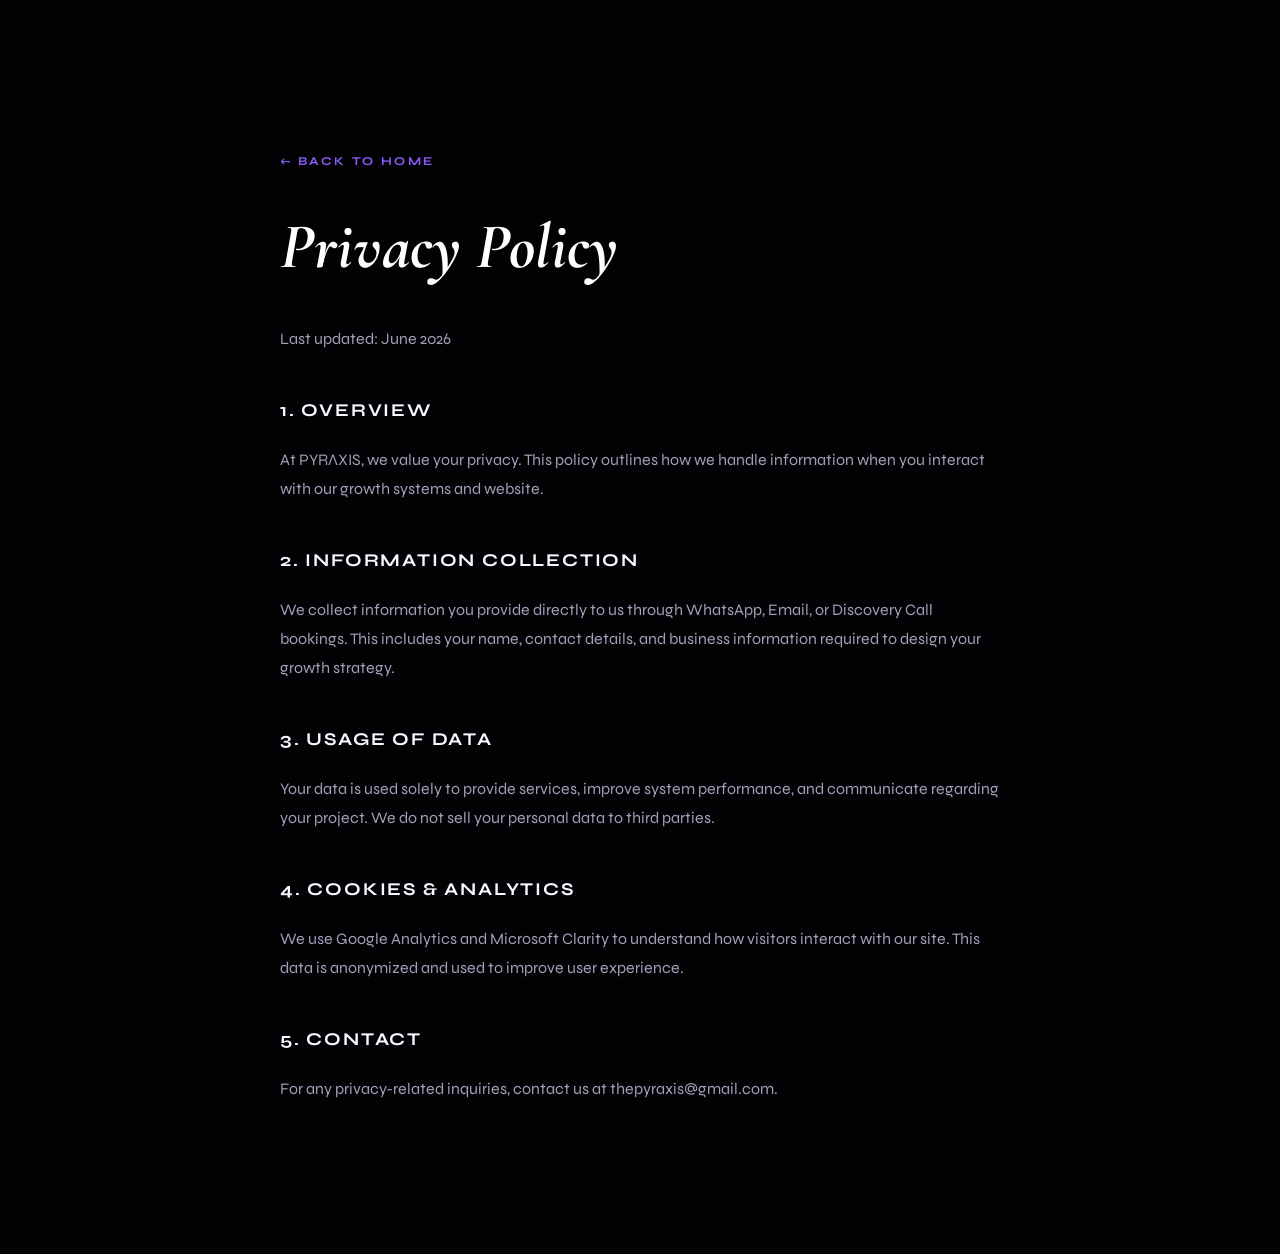
<file: privacy.html>
<!DOCTYPE html>
<html lang="en">
<head>
    <meta charset="UTF-8">
    <title>Privacy Policy — PYRAXIS</title>
    <link rel="icon" type="image/x-icon" href="pyr/logo/favicon_from_uploaded.ico">
    <link href="https://fonts.googleapis.com/css2?family=Syne:wght@400;700&family=Cormorant+Garamond:ital,wght@0,300;1,300&display=swap" rel="stylesheet">
    <link rel="stylesheet" href="style.css">
    <style>
        body { cursor: auto; overflow-y: auto; }
        .legal-container { max-width: 800px; margin: 150px auto; padding: 0 40px; }
        .legal-title { font-family: 'Cormorant Garamond', serif; font-size: 64px; margin-bottom: 40px; font-style: italic; color: #fff; }
        .legal-content { color: var(--silver-400); line-height: 1.8; font-size: 16px; }
        .legal-content h2 { color: var(--silver-100); margin: 40px 0 20px; font-family: 'Syne', sans-serif; text-transform: uppercase; font-size: 18px; letter-spacing: 0.1em; }
        .back-home { margin-bottom: 40px; display: inline-block; color: var(--purple-glow); text-decoration: none; font-size: 12px; font-weight: 700; letter-spacing: 0.2em; text-transform: uppercase; }
    </style>
</head>
<body class="no-cursor">
    <div class="legal-container">
        <a href="index.html" class="back-home">← Back to Home</a>
        <h1 class="legal-title">Privacy Policy</h1>
        <div class="legal-content">
            <p>Last updated: June 2026</p>
            
            <h2>1. Overview</h2>
            <p>At PYRΛXIS, we value your privacy. This policy outlines how we handle information when you interact with our growth systems and website.</p>

            <h2>2. Information Collection</h2>
            <p>We collect information you provide directly to us through WhatsApp, Email, or Discovery Call bookings. This includes your name, contact details, and business information required to design your growth strategy.</p>

            <h2>3. Usage of Data</h2>
            <p>Your data is used solely to provide services, improve system performance, and communicate regarding your project. We do not sell your personal data to third parties.</p>

            <h2>4. Cookies & Analytics</h2>
            <p>We use Google Analytics and Microsoft Clarity to understand how visitors interact with our site. This data is anonymized and used to improve user experience.</p>

            <h2>5. Contact</h2>
            <p>For any privacy-related inquiries, contact us at thepyraxis@gmail.com.</p>
        </div>
    </div>
</body>
</html>
</file>
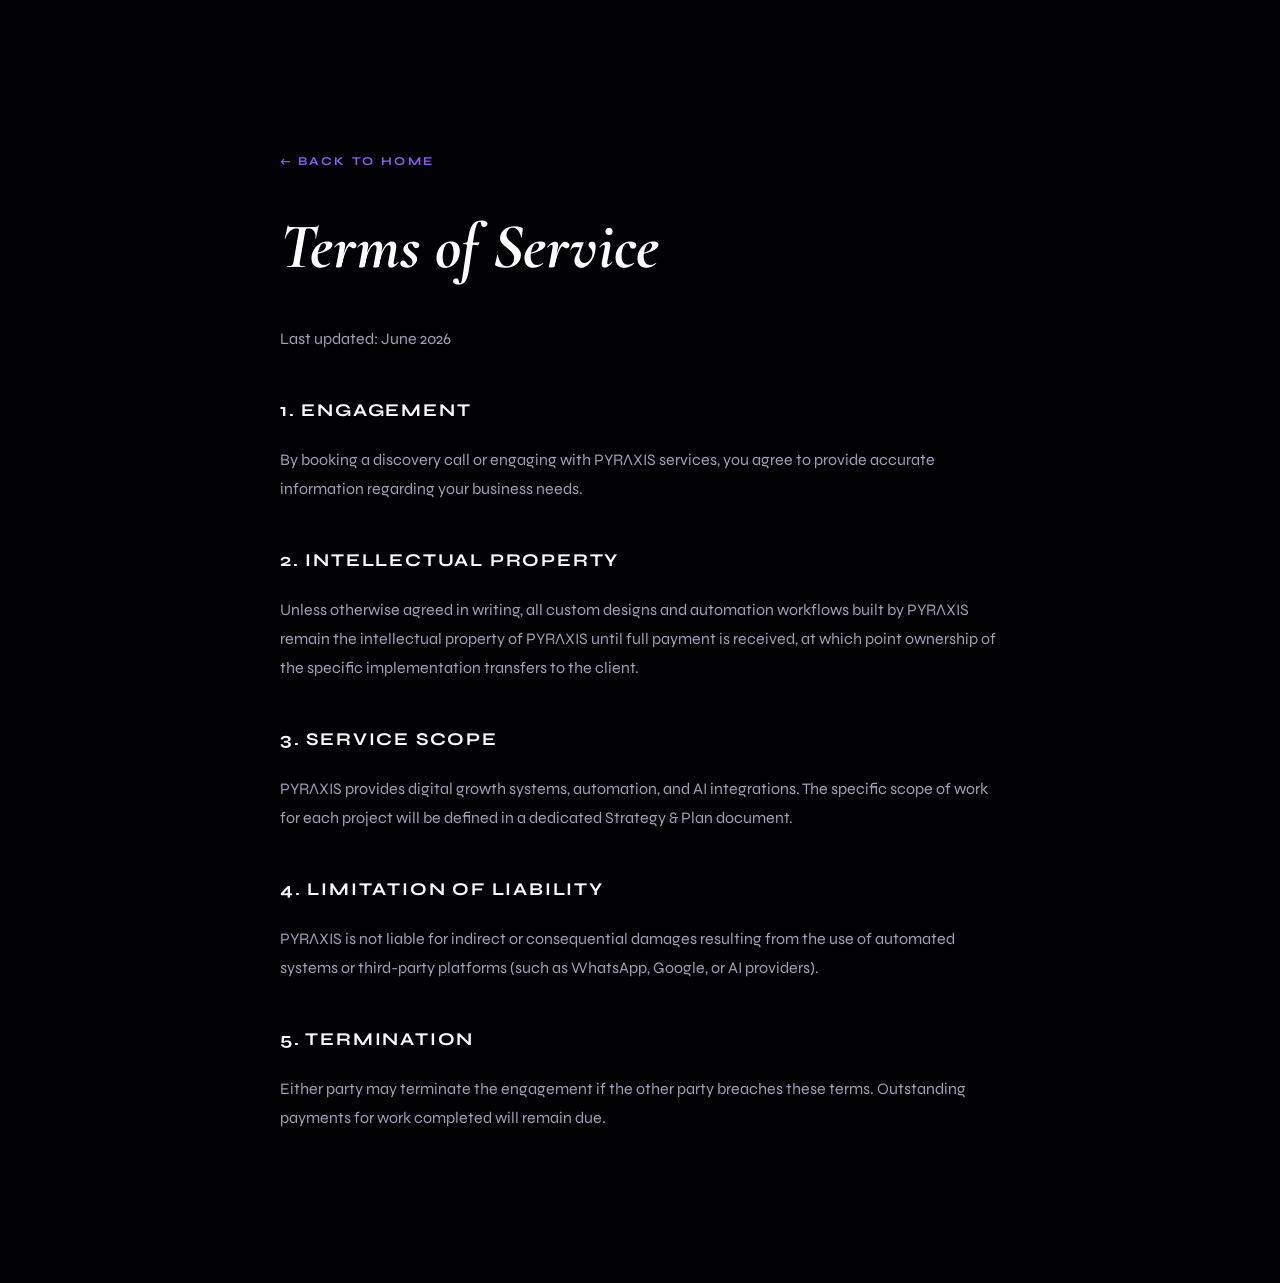
<file: terms.html>
<!DOCTYPE html>
<html lang="en">
<head>
    <meta charset="UTF-8">
    <title>Terms of Service — PYRAXIS</title>
    <link rel="icon" type="image/x-icon" href="pyr/logo/favicon_from_uploaded.ico">
    <link href="https://fonts.googleapis.com/css2?family=Syne:wght@400;700&family=Cormorant+Garamond:ital,wght@0,300;1,300&display=swap" rel="stylesheet">
    <link rel="stylesheet" href="style.css">
    <style>
        body { cursor: auto; overflow-y: auto; }
        .legal-container { max-width: 800px; margin: 150px auto; padding: 0 40px; }
        .legal-title { font-family: 'Cormorant Garamond', serif; font-size: 64px; margin-bottom: 40px; font-style: italic; color: #fff; }
        .legal-content { color: var(--silver-400); line-height: 1.8; font-size: 16px; }
        .legal-content h2 { color: var(--silver-100); margin: 40px 0 20px; font-family: 'Syne', sans-serif; text-transform: uppercase; font-size: 18px; letter-spacing: 0.1em; }
        .back-home { margin-bottom: 40px; display: inline-block; color: var(--purple-glow); text-decoration: none; font-size: 12px; font-weight: 700; letter-spacing: 0.2em; text-transform: uppercase; }
    </style>
</head>
<body class="no-cursor">
    <div class="legal-container">
        <a href="index.html" class="back-home">← Back to Home</a>
        <h1 class="legal-title">Terms of Service</h1>
        <div class="legal-content">
            <p>Last updated: June 2026</p>
            
            <h2>1. Engagement</h2>
            <p>By booking a discovery call or engaging with PYRΛXIS services, you agree to provide accurate information regarding your business needs.</p>

            <h2>2. Intellectual Property</h2>
            <p>Unless otherwise agreed in writing, all custom designs and automation workflows built by PYRΛXIS remain the intellectual property of PYRΛXIS until full payment is received, at which point ownership of the specific implementation transfers to the client.</p>

            <h2>3. Service Scope</h2>
            <p>PYRΛXIS provides digital growth systems, automation, and AI integrations. The specific scope of work for each project will be defined in a dedicated Strategy & Plan document.</p>

            <h2>4. Limitation of Liability</h2>
            <p>PYRΛXIS is not liable for indirect or consequential damages resulting from the use of automated systems or third-party platforms (such as WhatsApp, Google, or AI providers).</p>

            <h2>5. Termination</h2>
            <p>Either party may terminate the engagement if the other party breaches these terms. Outstanding payments for work completed will remain due.</p>
        </div>
    </div>
</body>
</html>
</file>
<file: style.css>
:root {
    --silver-100: #f8f8ff;
    --silver-200: #e8e8f0;
    --silver-300: #c8c8d8;
    --silver-400: #a0a0b8;
    --silver-500: #7a7a90;
    --purple-vivid: #5800D0;
    --purple-bright: #6D28D9;
    --purple-glow: #8B5CF6;
    --black-deep: #020205;
    --black-card: #08080f;
    --black-surface: #0d0d18;
    --black-border: #1a1a2e;
    --transition: all 0.7s cubic-bezier(0.16, 1, 0.3, 1);
}

*, *::before, *::after { box-sizing: border-box; margin: 0; padding: 0; }
html { scroll-behavior: smooth; }

body {
    background-color: var(--black-deep);
    color: var(--silver-200);
    font-family: 'Syne', -apple-system, BlinkMacSystemFont, 'Segoe UI', sans-serif;
    overflow-x: hidden;
    cursor: none;
}
body.no-scroll { overflow: hidden; }

@media (pointer: coarse) {
    .cursor, .cursor-ring { display: none !important; }
    body { cursor: auto; }
}

.container { max-width: 1200px; margin: 0 auto; padding: 0 2rem; }

/* CUSTOM CURSOR */
.cursor {
    position: fixed; top: 0; left: 0;
    width: 8px; height: 8px;
    background: var(--purple-bright); border-radius: 50%;
    pointer-events: none; z-index: 99999;
    will-change: transform;
    mix-blend-mode: screen;
}
.cursor-ring {
    position: fixed; top: 0; left: 0;
    width: 32px; height: 32px;
    border: 1px solid rgba(109, 40, 217, 0.35);
    background: rgba(109, 40, 217, 0.05);
    border-radius: 50%;
    pointer-events: none; z-index: 99998;
    will-change: transform;
    transition: border-color 0.3s ease, background 0.3s ease, box-shadow 0.3s ease;
}

/* NAV */
#nav {
    position: fixed; top: 0; left: 0; right: 0; z-index: 1000;
    padding: 28px 60px;
    display: flex; align-items: center; justify-content: space-between;
    transition: background 0.4s ease, backdrop-filter 0.4s ease;
}

#nav.scrolled {
    background: rgba(2, 2, 5, 0.85);
    backdrop-filter: blur(20px);
    border-bottom: 1px solid var(--black-border);
}

.nav-logo { display: flex; align-items: center; gap: 14px; text-decoration: none; }
.nav-logo img { height: 36px; width: auto; }
.nav-wordmark {
    font-family: 'Syne', sans-serif;
    font-weight: 800; font-size: 18px;
    letter-spacing: 0.35em;
    background: linear-gradient(135deg, var(--silver-100), var(--silver-300));
    -webkit-background-clip: text; -webkit-text-fill-color: transparent;
}

.nav-links { display: flex; gap: 44px; list-style: none; align-items: center; }
.nav-links a {
    color: var(--silver-400); text-decoration: none;
    font-size: 12px; font-weight: 600;
    letter-spacing: 0.18em; text-transform: uppercase;
    transition: color 0.3s;
}
.nav-links a:hover { color: var(--silver-100); }

.nav-cta {
    padding: 10px 26px;
    border: 1px solid rgba(139, 92, 246, 0.5);
    color: var(--purple-glow);
    border-radius: 2px;
    font-size: 11px; font-weight: 700;
    transition: all 0.3s ease;
}
.nav-cta:hover { background: var(--purple-vivid); color: #fff; }

/* HERO */
.hero {
    min-height: 100vh; display: flex; align-items: center;
    position: relative; overflow: hidden; padding: 0 60px;
}

.hero-background {
    position: absolute;
    inset: -5%; z-index: 0; pointer-events: none;
}
.background-layer {
    position: absolute; inset: 0;
    will-change: transform, opacity;
}
.layer-noise {
    background-image: url("data:image/svg+xml,%3Csvg viewBox='0 0 256 256' xmlns='http://www.w3.org/2000/svg'%3E%3Cfilter id='n'%3E%3CfeTurbulence type='fractalNoise' baseFrequency='0.9' numOctaves='4' stitchTiles='stitch'/%3E%3C/filter%3E%3Crect width='100%25' height='100%25' filter='url(%23n)' opacity='1'/%3E%3C/svg%3E");
    opacity: 0.025; z-index: 1;
}
.layer-glow {
    background: radial-gradient(circle at 50% 50%, rgba(139, 92, 246, 0.12), transparent 70%);
    z-index: 2;
}
.layer-hero-image {
    position: absolute; inset: 0; z-index: 3;
    display: flex; justify-content: flex-end; align-items: center;
    padding-right: 12%; pointer-events: none;
}

.hero-content { position: relative; z-index: 10; max-width: 800px; padding-top: 100px; }

.hero-headline {
    font-family: 'Cormorant Garamond', serif;
    font-size: clamp(34px, 8vw, 78px);
    line-height: 1.05; margin-bottom: 20px;
}

.headline-silver {
    background: linear-gradient(135deg, #e8e8f8, #888898);
    -webkit-background-clip: text; -webkit-text-fill-color: transparent;
    display: block;
}

.headline-accent {
    background: linear-gradient(135deg, var(--purple-bright), var(--purple-glow));
    -webkit-background-clip: text; -webkit-text-fill-color: transparent;
    display: block; font-style: italic;
}

.hero-founder-line { font-size: 15px; color: var(--silver-400); margin-bottom: 20px; }
.hero-founder-line strong { color: var(--silver-200); font-weight: 600; }
.hero-subtext { font-size: 16px; line-height: 1.7; color: var(--silver-500); max-width: 560px; margin-bottom: 24px; }
.hero-trust-indicator { font-size: 11px; color: var(--silver-500); text-transform: uppercase; letter-spacing: 0.15em; margin-bottom: 40px; }
.hero-trust-indicator span { color: var(--purple-glow); font-weight: 600; }
.hero-actions { display: flex; gap: 20px; align-items: center; margin-bottom: 20px; }
.hero-microcopy { font-size: 11px; color: var(--silver-500); letter-spacing: 0.05em; }

/* PROBLEM BAR */
.problem-bar {
    padding: 100px 60px;
    background: var(--black-surface);
    border-top: 1px solid var(--black-border);
    text-align: center;
}
.problem-inner { max-width: 900px; margin: 0 auto; }
.problem-statement {
    font-family: 'Cormorant Garamond', serif;
    font-size: clamp(24px, 3.5vw, 42px);
    font-weight: 300; font-style: italic;
    line-height: 1.4; color: var(--silver-300);
}
.problem-pills { 
    display: flex; 
    flex-wrap: wrap; 
    gap: 16px; 
    justify-content: center; 
    margin-top: 50px; 
    max-width: 800px;
    margin-left: auto;
    margin-right: auto;
}
.pill { 
    padding: 10px 24px; 
    border: 1px solid rgba(255, 255, 255, 0.08); 
    border-radius: 100px; 
    font-size: 11px; 
    color: var(--silver-400); 
    text-transform: uppercase; 
    letter-spacing: 0.15em; 
    background: rgba(255, 255, 255, 0.02); 
    backdrop-filter: blur(8px);
    transition: border-color 0.4s ease, background 0.4s ease, box-shadow 0.4s ease, transform 0.3s var(--transition);
    position: relative;
    overflow: hidden;
}

.pill::after {
    content: "";
    position: absolute;
    inset: 0;
    background: radial-gradient(100px circle at var(--mx, 50%) var(--my, 50%), rgba(139, 92, 246, 0.2), transparent 80%);
    opacity: 0;
    transition: opacity 0.4s ease;
    pointer-events: none;
}

.pill:hover {
    border-color: rgba(139, 92, 246, 0.5);
    color: var(--silver-100);
    background: rgba(139, 92, 246, 0.08);
    box-shadow: 0 0 30px rgba(139, 92, 246, 0.1);
}
.pill:hover::after { opacity: 1; }

/* SYSTEM PATH SECTION */
.system-path-section {
    padding: 140px 60px;
    background: var(--black-deep);
    text-align: center;
    border-top: 1px solid var(--black-border);
}

.system-intro { margin-bottom: 60px; }
.system-keywords { 
    font-family: 'Syne', sans-serif; 
    font-size: 18px; 
    font-weight: 700; 
    color: var(--purple-glow); 
    margin-bottom: 20px;
    text-transform: uppercase;
    letter-spacing: 0.1em;
}
.system-brief { 
    font-size: 15px; 
    line-height: 1.6; 
    color: var(--silver-400); 
    max-width: 700px; 
    margin: 0 auto; 
}

.system-grid {
    display: grid; grid-template-columns: repeat(4, 1fr);
    gap: 0;
    margin-top: 80px;
    border: 1px solid var(--black-border);
}
.system-step {
    padding: 52px 36px 60px 36px;
    border-right: 1px solid var(--black-border);
    border-bottom: 1px solid var(--black-border);
    position: relative;
    overflow: hidden;
    transition: all 0.6s cubic-bezier(0.23, 1, 0.32, 1);
    text-align: left;
    background: linear-gradient(180deg, rgba(8, 8, 15, 0) 0%, rgba(8, 8, 15, 0.3) 100%);
}
.system-step:nth-child(4n) { border-right: none; }
.system-step:hover { 
    border-color: rgba(139, 92, 246, 0.3);
    transform: translateY(-5px);
    z-index: 5;
}

.system-step::after {
    content: "";
    position: absolute;
    inset: 0;
    background: radial-gradient(600px circle at var(--mx, 50%) var(--my, 50%), rgba(139, 92, 246, 0.12), transparent 60%);
    opacity: 0;
    transition: opacity 0.5s ease;
    pointer-events: none;
    z-index: 1;
}
.system-step:hover::after { opacity: 1; }

.system-step-num, .system-step-tag, .system-step-name, .system-step-desc, .system-step-result {
    position: relative;
    z-index: 2;
}

.system-step-num {
    font-family: 'DM Mono', monospace;
    font-size: 40px; font-weight: 300;
    color: rgba(123,47,224,0.15);
    line-height: 1; margin-bottom: 24px;
}
.system-step-tag {
    font-size: 10px; color: var(--purple-bright);
    text-transform: uppercase; letter-spacing: 0.15em;
    margin-bottom: 8px; font-weight: 700;
}
.system-step-name {
    font-size: 14px; font-weight: 700;
    color: var(--silver-200); letter-spacing: 0.06em;
    margin-bottom: 14px; text-transform: uppercase;
}
.system-step-desc { font-size: 12px; line-height: 1.9; color: var(--silver-500); }

.system-step-result { 
    margin-top: 28px; 
    padding-top: 20px; 
    border-top: 1px solid var(--black-border); 
    font-family: 'DM Mono', monospace; 
    font-size: 9px; 
    color: var(--silver-500); 
    text-transform: uppercase; 
    letter-spacing: 0.15em; 
    line-height: 1.8; 
}
.system-step-result span { 
    color: var(--purple-glow); 
    font-weight: 700; 
    font-size: 11px; 
}

.system-final { 
    background: radial-gradient(circle at top right, rgba(139, 92, 246, 0.15), var(--black-card));
    border-color: var(--purple-bright) !important;
}

.system-footer { margin-top: 80px; padding-top: 60px; border-top: 1px solid var(--black-border); }
.system-chain { font-family: 'DM Mono', monospace; font-size: 12px; color: var(--silver-500); letter-spacing: 0.1em; margin-bottom: 24px; }
.system-chain span { color: var(--purple-bright); margin: 0 8px; }
.system-conclusion { font-size: 15px; color: var(--silver-400); max-width: 600px; margin: 0 auto; line-height: 1.7; }

/* MARQUEE */
.marquee-section {
    padding: 32px 0;
    overflow: hidden;
    position: relative;
    border-top: 1px solid var(--black-border);
    border-bottom: 1px solid var(--black-border);
}
.marquee-track {
    display: flex; gap: 60px;
    animation: marquee 30s linear infinite;
    width: max-content;
}
.marquee-item {
    display: flex; align-items: center; gap: 14px;
    font-size: 10px; font-weight: 600;
    letter-spacing: 0.28em; text-transform: uppercase;
    color: var(--silver-500); white-space: nowrap;
}
.marquee-item span { color: var(--purple-bright); }
@keyframes marquee {
    0% { transform: translateX(0); }
    100% { transform: translateX(-50%); }
}

/* FEATURE STRIP */
.feature-strip {
    padding: 100px 60px;
    background: var(--black-surface);
    display: grid; grid-template-columns: 1fr 1fr;
    gap: 80px; align-items: center;
    border-top: 1px solid var(--black-border);
}
.feature-visual { position: relative; height: 480px; }
.feature-box-outer {
    position: absolute; inset: 0;
    border: 1px solid var(--black-border);
    border-radius: 4px; overflow: hidden;
    background: var(--black-card);
}
.feature-grid-lines {
    position: absolute; inset: 0;
    background-image: linear-gradient(rgba(88, 0, 208, 0.08) 1px, transparent 1px), linear-gradient(90deg, rgba(88, 0, 208, 0.08) 1px, transparent 1px);
    background-size: 48px 48px;
}
.feature-center-glow {
    position: absolute; top: 50%; left: 50%; transform: translate(-50%, -50%);
    width: 200px; height: 200px;
    background: radial-gradient(circle, rgba(139, 92, 246, 0.2), transparent 70%);
    filter: blur(40px);
}
.feature-ring {
    position: absolute; border-radius: 50%;
    border: 1px solid rgba(123, 47, 224, 0.2);
    top: 50%; left: 50%; transform: translate(-50%,-50%);
}
.ring-1 { width: 120px; height: 120px; }
.ring-2 { width: 220px; height: 220px; }
.ring-3 { width: 340px; height: 340px; }
.feature-center-icon {
    position: absolute; top: 50%; left: 50%; transform: translate(-50%, -50%);
    width: 60px; height: 60px;
}
.data-point {
    position: absolute; display: flex; align-items: center; gap: 8px;
    padding: 8px 14px; background: rgba(8,8,15,0.9);
    border: 1px solid var(--black-border); border-radius: 100px;
    font-family: 'DM Mono', monospace; font-size: 10px; color: var(--purple-glow);
}
.dp-1 { top: 15%; left: 5%; }
.dp-2 { top: 25%; right: 4%; }
.dp-3 { bottom: 20%; left: 8%; }
.dp-4 { bottom: 30%; right: 6%; }
.dp-dot { width: 6px; height: 6px; border-radius: 50%; background: var(--purple-glow); display: inline-block; }

.feature-text { position: relative; z-index: 2; }
.feature-tag {
    font-family: 'DM Mono', monospace;
    font-size: 10px; color: var(--purple-glow);
    letter-spacing: 0.2em; text-transform: uppercase;
    margin-bottom: 20px;
}
.feature-title {
    font-family: 'Syne', sans-serif;
    font-size: clamp(28px, 3vw, 42px);
    font-weight: 800; color: var(--silver-100);
    line-height: 1.2; margin-bottom: 24px;
}
.feature-body {
    font-size: 15px; line-height: 1.8;
    color: var(--silver-400); max-width: 480px;
}

/* ENGINE CATALOGUE (SERVICES) */
.services { padding: 140px 60px; position: relative; }
.engine-stages-container {
    display: grid;
    grid-template-columns: repeat(2, 1fr);
    gap: 60px;
    max-width: 1400px;
    margin: 0 auto;
    perspective: 2000px;
}
.engine-stage {
    display: flex;
    flex-direction: column;
    gap: 30px;
    align-items: flex-start;
    position: relative;
    padding: 30px;
    border: 1px solid var(--black-border);
    border-radius: 12px;
    text-decoration: none;
    color: inherit;
    transition: border-color 0.6s ease, transform 0.4s cubic-bezier(0.16, 1, 0.3, 1);
    background: linear-gradient(180deg, rgba(8, 8, 15, 0) 0%, rgba(8, 8, 15, 0.3) 100%);
    transform-style: preserve-3d;
    transform: rotateX(var(--rx, 0deg)) rotateY(var(--ry, 0deg));
}
.engine-stage:hover {
    border-color: rgba(139, 92, 246, 0.3);
    z-index: 5;
}

.engine-stage::after {
    content: "";
    position: absolute;
    inset: 0;
    background: radial-gradient(circle at var(--mx, 50%) var(--my, 50%), rgba(255, 255, 255, 0.08), transparent 50%);
    opacity: 0;
    transition: opacity 0.4s ease;
    pointer-events: none;
    z-index: 3;
}
.engine-stage:hover::after { opacity: 1; }

.stage-content, .stage-visual { position: relative; z-index: 2; }

.stage-content {
    flex-grow: 1;
    display: flex;
    flex-direction: column;
}

.stage-num { font-family: 'DM Mono', monospace; font-size: 12px; color: var(--purple-glow); margin-bottom: 20px; display: block; }
.stage-title { font-family: 'Syne', sans-serif; font-size: 32px; font-weight: 800; text-transform: uppercase; color: var(--silver-100); margin-bottom: 24px; }
.stage-desc { font-size: 16px; line-height: 1.7; color: var(--silver-400); }
.stage-visual {
    position: relative; overflow: visible;
    border-radius: 12px; aspect-ratio: 1 / 1.4;
    background: var(--black-card);
    width: 100%;
    transform-style: preserve-3d;
}
.stage-visual img { 
    width: 100%; height: 100%; object-fit: cover; 
    border-radius: 12px;
    transition: transform 0.5s cubic-bezier(0.16, 1, 0.3, 1), box-shadow 0.5s cubic-bezier(0.16, 1, 0.3, 1);
    transform: translateZ(10px);
    box-shadow: 0 10px 30px rgba(0,0,0,0.4);
}
.engine-stage:hover .stage-visual img {
    transform: translateZ(35px);
    box-shadow: 0 30px 60px rgba(0,0,0,0.8);
}

/* PORTFOLIO */
.portfolio-section { padding: 140px 60px; position: relative; }
.portfolio-grid { display: flex; flex-direction: column; gap: 120px; margin-top: 80px; }
.portfolio-card { display: grid; grid-template-columns: 1.2fr 1fr; gap: 80px; align-items: center; }
.portfolio-card:nth-child(even) { direction: rtl; }
.portfolio-card:nth-child(even) .port-content { direction: ltr; }
.port-visual { border-radius: 12px; overflow: hidden; aspect-ratio: 16 / 10; border: 1px solid var(--black-border); }
.port-visual img { width: 100%; height: 100%; object-fit: cover; }
.port-content { direction: ltr; }
.port-category { font-family: 'DM Mono', monospace; font-size: 9px; color: var(--purple-glow); text-transform: uppercase; letter-spacing: 0.15em; margin-bottom: 16px; display: block; }
.port-title { font-family: 'Cormorant Garamond', serif; font-size: clamp(32px, 4vw, 48px); font-weight: 300; color: var(--silver-100); margin-bottom: 24px; }
.port-desc { font-size: 15px; line-height: 1.8; color: var(--silver-500); margin-bottom: 40px; }
.port-result {
    display: inline-block; padding: 24px 32px;
    background: linear-gradient(135deg, rgba(139, 92, 246, 0.08), transparent);
    border: 1px solid rgba(139, 92, 246, 0.15); border-radius: 4px; margin-bottom: 40px;
}
.port-result-label { display: block; font-family: 'DM Mono', monospace; font-size: 9px; color: var(--silver-500); text-transform: uppercase; margin-bottom: 8px; }
.port-result-val { font-family: 'Syne', sans-serif; font-size: 20px; font-weight: 700; color: var(--silver-200); }
.port-link { font-family: 'Syne', sans-serif; font-size: 10px; font-weight: 700; letter-spacing: 0.2em; text-transform: uppercase; color: var(--silver-400); text-decoration: none; border-bottom: 1px solid var(--black-border); padding-bottom: 4px; transition: all 0.3s; }
.port-link:hover { color: var(--purple-glow); border-color: var(--purple-bright); }

/* PROCESS */
.process { padding: 140px 60px; background: var(--black-surface); border-top: 1px solid var(--black-border); }
.process-grid { display: grid; grid-template-columns: repeat(4, 1fr); gap: 0; margin-top: 80px; border: 1px solid var(--black-border); }
.process-step { 
    padding: 52px 36px 60px 36px; 
    border-right: 1px solid var(--black-border); 
    position: relative; 
    overflow: hidden;
    transition: all 0.6s cubic-bezier(0.23, 1, 0.32, 1);
    background: linear-gradient(180deg, rgba(8, 8, 15, 0) 0%, rgba(8, 8, 15, 0.3) 100%);
}
.process-step:last-child { border-right: none; }
.process-step:hover {
    border-color: rgba(139, 92, 246, 0.3);
    transform: translateY(-5px);
    z-index: 5;
}
.process-step::after {
    content: "";
    position: absolute;
    inset: 0;
    background: radial-gradient(600px circle at var(--mx, 50%) var(--my, 50%), rgba(139, 92, 246, 0.12), transparent 60%);
    opacity: 0;
    transition: opacity 0.5s ease;
    pointer-events: none;
    z-index: 1;
}
.process-step:hover::after { opacity: 1; }

.step-num, .step-name, .step-desc { position: relative; z-index: 2; }
.step-num { font-family: 'DM Mono', monospace; font-size: 40px; font-weight: 300; color: rgba(123,47,224,0.15); margin-bottom: 24px; }
.step-name { font-size: 14px; font-weight: 700; color: var(--silver-200); text-transform: uppercase; margin-bottom: 14px; }
.step-desc { font-size: 12px; line-height: 1.9; color: var(--silver-500); }

/* ABOUT */
.about { padding: 140px 60px; background: var(--black-deep); }
.about-grid { display: grid; grid-template-columns: 1fr 1fr; gap: 80px; align-items: center; }
.about-header { position: relative; }
.about-highlight { font-size: 16px; font-weight: 500; color: var(--silver-200); line-height: 1.8; margin-bottom: 24px; }
.about-text { font-size: 13px; line-height: 1.75; color: var(--silver-500); margin-bottom: 24px; }

/* CTA SECTION */
.cta-section { padding: 160px 60px; text-align: center; position: relative; overflow: hidden; }
.cta-bg { 
    position: absolute; inset: 0; 
    background: radial-gradient(circle at 50% 50%, rgba(123,47,224,0.1), transparent 70%); 
    z-index: 0; 
}
.cta-title { font-family: 'Cormorant Garamond', serif; font-size: clamp(48px, 6vw, 80px); font-weight: 300; line-height: 1.2; margin-bottom: 32px; position: relative; z-index: 2; }
.cta-sub { font-size: 15px; color: var(--silver-500); line-height: 1.8; max-width: 480px; margin: 0 auto 52px; position: relative; z-index: 2; }
.cta-actions { position: relative; z-index: 2; display: flex; gap: 20px; justify-content: center; align-items: center; }

/* FOOTER */
footer { padding: 80px 60px 40px; border-top: 1px solid var(--black-border); background: var(--black-card); }
.footer-top { display: grid; grid-template-columns: 2fr repeat(3, 1fr); gap: 60px; padding-bottom: 60px; border-bottom: 1px solid var(--black-border); }
.footer-brand { position: relative; }
.footer-brand .nav-wordmark { font-size: 24px; margin-bottom: 16px; display: inline-block; }
.footer-tagline { font-size: 13px; line-height: 1.6; color: var(--silver-500); }
.footer-col-title { font-size: 10px; font-weight: 700; letter-spacing: 0.22em; text-transform: uppercase; color: var(--silver-400); margin-bottom: 24px; }
.footer-links { list-style: none; }
.footer-links li { margin-bottom: 12px; }
.footer-links a { font-size: 12px; color: var(--silver-500); text-decoration: none; transition: color 0.2s; }
.footer-links a:hover { color: var(--silver-200); }
.footer-bottom { padding-top: 32px; display: flex; justify-content: space-between; align-items: center; }
.footer-copy { font-size: 11px; color: var(--silver-500); }
.footer-legal { display: flex; gap: 32px; }
.footer-legal a { font-size: 11px; color: var(--silver-500); text-decoration: none; }

/* BUTTONS */
.btn-primary {
    display: inline-flex; align-items: center; padding: 16px 40px;
    background: linear-gradient(135deg, var(--purple-vivid), var(--purple-bright));
    color: white; border-radius: 2px; font-family: 'Syne', sans-serif;
    font-size: 11px; font-weight: 700; letter-spacing: 0.2em; text-transform: uppercase;
    text-decoration: none; box-shadow: 0 8px 32px rgba(123, 47, 224, 0.35); 
    transition: border-color 0.3s, color 0.3s, background 0.3s, box-shadow 0.3s;
    position: relative; z-index: 20;
}
.btn-primary:hover { box-shadow: 0 16px 48px rgba(123, 47, 224, 0.5); }

.btn-secondary {
    display: inline-flex; align-items: center;
    padding: 16px 36px; background: transparent; color: var(--silver-300);
    border: 1px solid var(--black-border); border-radius: 2px;
    font-family: 'Syne', sans-serif; font-size: 11px; font-weight: 600;
    letter-spacing: 0.2em; text-transform: uppercase; text-decoration: none;
    transition: border-color 0.3s, color 0.3s, background 0.3s, box-shadow 0.3s;
    position: relative; z-index: 20;
}
.btn-secondary:hover { border-color: var(--silver-500); color: var(--silver-100); }

/* UTILITY CLASSES */
.section-label {
    font-size: 9px; font-weight: 700; letter-spacing: 0.3em;
    text-transform: uppercase; color: var(--purple-bright);
    display: flex; align-items: center; gap: 12px; margin-bottom: 24px;
}
.section-label::before { content: ''; display: block; width: 32px; height: 1px; background: var(--purple-bright); }

.section-title {
    font-family: 'Cormorant Garamond', serif;
    font-size: clamp(32px, 7vw, 56px); font-weight: 300;
    background: linear-gradient(135deg, var(--silver-100), var(--silver-300));
    -webkit-background-clip: text; -webkit-text-fill-color: transparent;
    max-width: 560px; line-height: 1.2; margin-bottom: 60px;
}

/* ANIMATIONS */
.reveal { opacity: 0; transform: translateY(30px) scale(0.98); transition: opacity 1.2s var(--transition), transform 1.2s var(--transition); }
.reveal.active { opacity: 1; transform: translateY(0) scale(1); }
.reveal-delay-1 { transition-delay: 0.1s; }
.reveal-delay-2 { transition-delay: 0.2s; }
.reveal-delay-3 { transition-delay: 0.3s; }
.reveal-delay-4 { transition-delay: 0.4s; }

/* MOBILE NAV */
.mobile-nav-toggle { display: none; flex-direction: column; gap: 6px; background: none; border: none; cursor: pointer; padding: 8px; z-index: 1001; }
.mobile-nav-toggle .line { width: 24px; height: 1px; background: var(--silver-300); transition: all 0.3s ease; }
.mobile-nav-toggle.active .line:nth-child(1) { transform: rotate(45deg) translate(5px, 5px); }
.mobile-nav-toggle.active .line:nth-child(2) { opacity: 0; }
.mobile-nav-toggle.active .line:nth-child(3) { transform: rotate(-45deg) translate(5px, -5px); }
.nav-links.open { display: flex; position: fixed; top: 0; left: 0; right: 0; bottom: 0; background: rgba(2, 2, 5, 0.98); backdrop-filter: blur(20px); flex-direction: column; justify-content: center; align-items: center; gap: 40px; z-index: 999; }
.nav-links.open a { font-size: 18px; color: var(--silver-200); }

/* RESPONSIVE */
@media (max-width: 1024px) {
    #nav { padding: 20px 32px; }
    .hero { 
        padding: 100px 20px 60px; 
        text-align: center; 
        flex-direction: column;
        justify-content: center;
        min-height: auto;
    }
    .hero-content { padding-top: 40px; text-align: center; margin: 0 auto; }
    .hero-actions { justify-content: center; width: 100%; }
    .btn-primary, .btn-secondary { width: 100%; justify-content: center; }
    .hero-subtext { margin-left: auto; margin-right: auto; }
    
    .hero-background { 
        position: absolute; 
        height: 100%;
        width: 100%;
        inset: 0;
    }

    .layer-hero-image {
        position: relative;
        inset: auto; 
        padding-right: 0;
        justify-content: center; 
        width: 100%; 
        height: 260px;
        margin-bottom: 0;
        z-index: 10;
    }
    #logoErosionCanvas { 
        max-width: 280px; 
        width: 100%;
        height: auto; 
        display: block !important; 
    }
    
    .system-grid { grid-template-columns: repeat(2, 1fr); }
    .system-step:nth-child(2n) { border-right: none; }
    .system-step:nth-child(4n) { border-right: 1px solid var(--black-border); }
    .engine-stages-container { grid-template-columns: 1fr; gap: 40px; }
    .engine-stage { 
        gap: 40px; text-align: center; 
        transform: none !important; /* Disable tilt on tablet/mobile */
    }
    .engine-stage:nth-child(even) { direction: ltr; }
    .feature-strip { grid-template-columns: 1fr; gap: 60px; }
    .feature-visual { height: 360px; }
    .portfolio-card { grid-template-columns: 1fr; gap: 40px; }
    .portfolio-card:nth-child(even) { direction: ltr; }
    .process-grid { grid-template-columns: repeat(2, 1fr); }
    .process-step:nth-child(2) { border-right: none; }
    .process-step:nth-child(1), .process-step:nth-child(2) { border-bottom: 1px solid var(--black-border); }
    .about-grid { grid-template-columns: 1fr; gap: 40px; }
    .cta-section { padding: 100px 32px; }
    .footer-top { grid-template-columns: 1fr 1fr; }
}

@media (max-width: 680px) {
    .mobile-nav-toggle { display: flex; }
    .nav-links { display: none; }
    .nav-links.open { display: flex; }
    .hero { padding: 0 20px; }
    .hero-content { padding-top: 100px; }
    .hero-actions { flex-direction: column; gap: 16px; }
    .btn-primary, .btn-secondary { padding: 16px 24px; width: 100%; }
    .system-grid { grid-template-columns: 1fr; }
    .system-step { border-right: none !important; }
    .problem-bar { padding: 60px 20px; }
    .system-path-section { padding: 80px 20px; }
    .feature-strip { padding: 60px 20px; }
    .services { padding: 60px 16px; }
    .engine-stages-container { gap: 30px; }
    .engine-stage { grid-template-columns: 1fr; gap: 24px; padding: 20px; }
    .engine-stage:nth-child(even) { direction: ltr; }
    .portfolio-section { padding: 80px 20px; }
    .portfolio-grid { gap: 60px; }
    .portfolio-card { grid-template-columns: 1fr; gap: 30px; }
    .process { padding: 80px 20px; }
    .process-grid { grid-template-columns: 1fr; }
    .process-step { border-right: none; border-bottom: 1px solid var(--black-border); }
    .process-step:last-child { border-bottom: none; }
    .about { padding: 80px 20px; }
    .about-grid { grid-template-columns: 1fr; }
    .cta-section { padding: 100px 20px; }
    .cta-actions { flex-direction: column; gap: 16px; }
    .footer-top { grid-template-columns: 1fr; gap: 40px; }
    .footer-bottom { flex-direction: column; gap: 16px; text-align: center; }
    #nav { padding: 20px 20px; }
    .nav-wordmark { font-size: 14px; }
}
</file>
